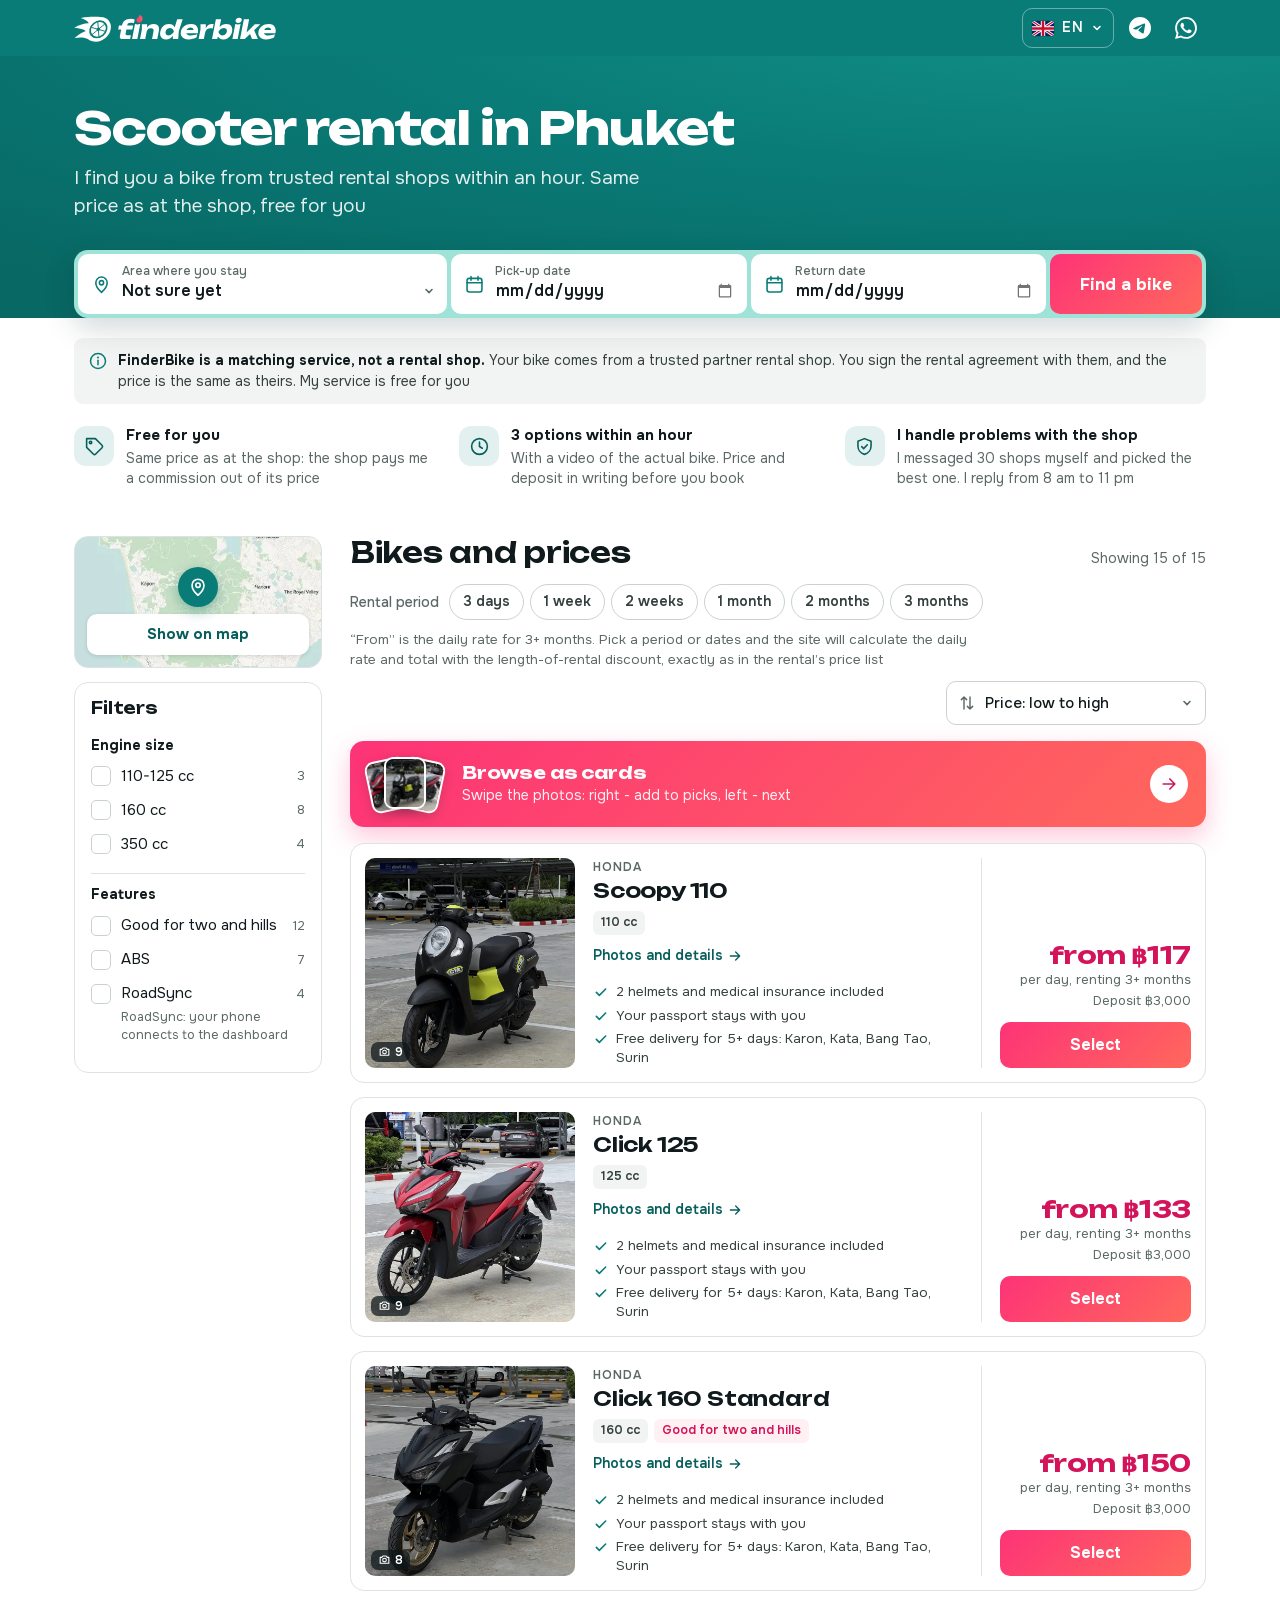
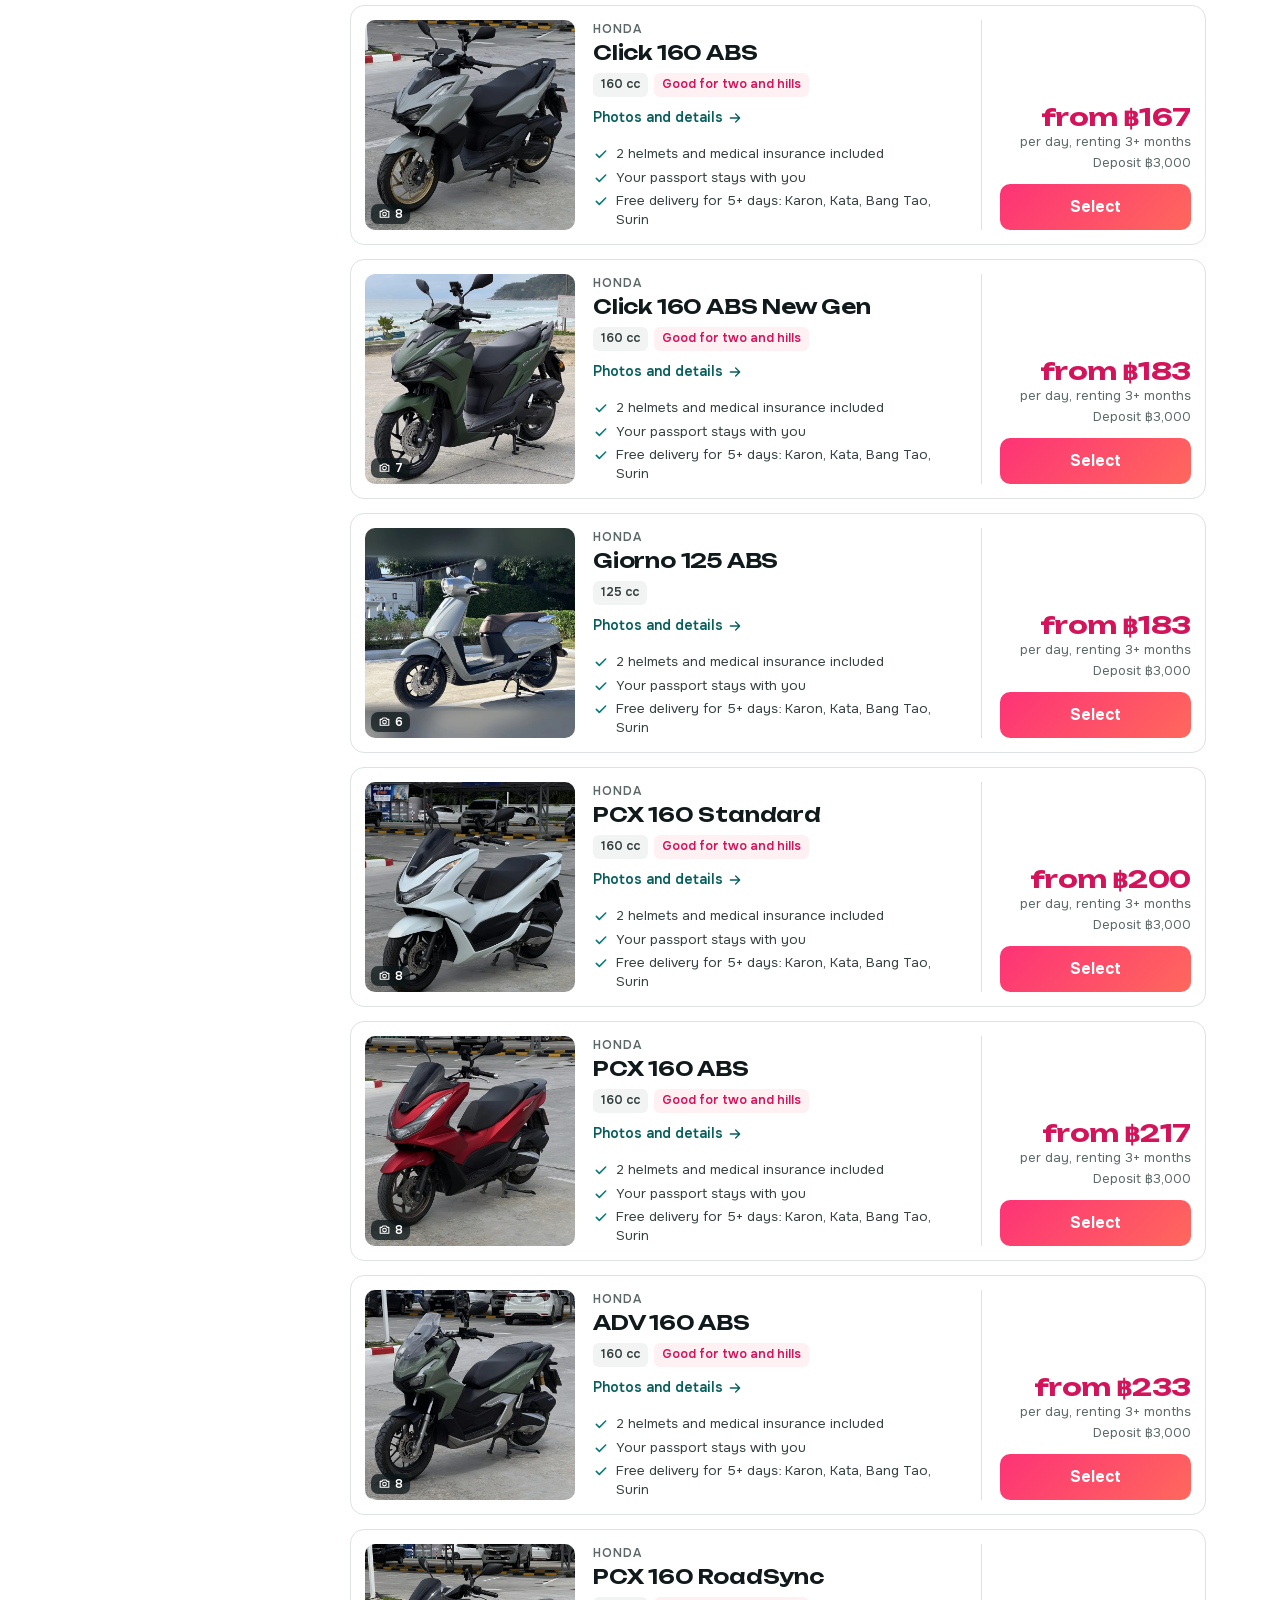
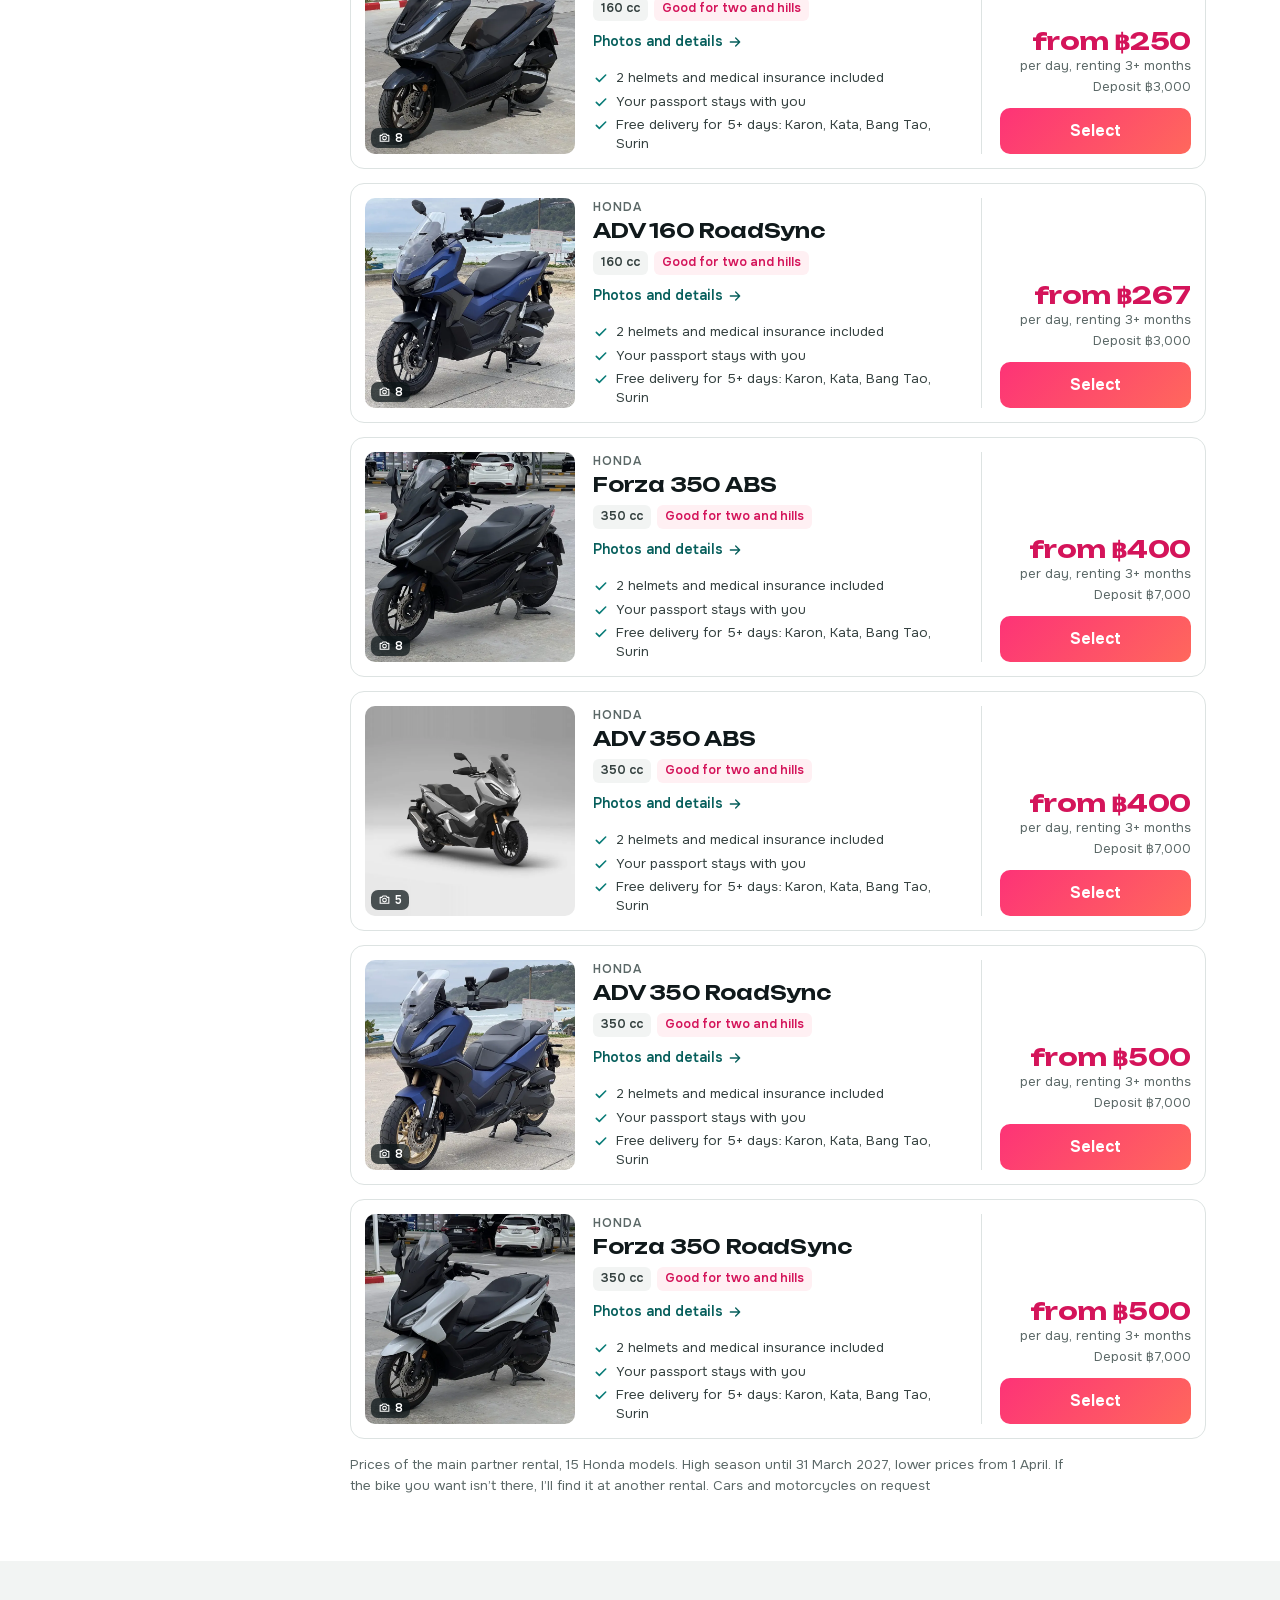
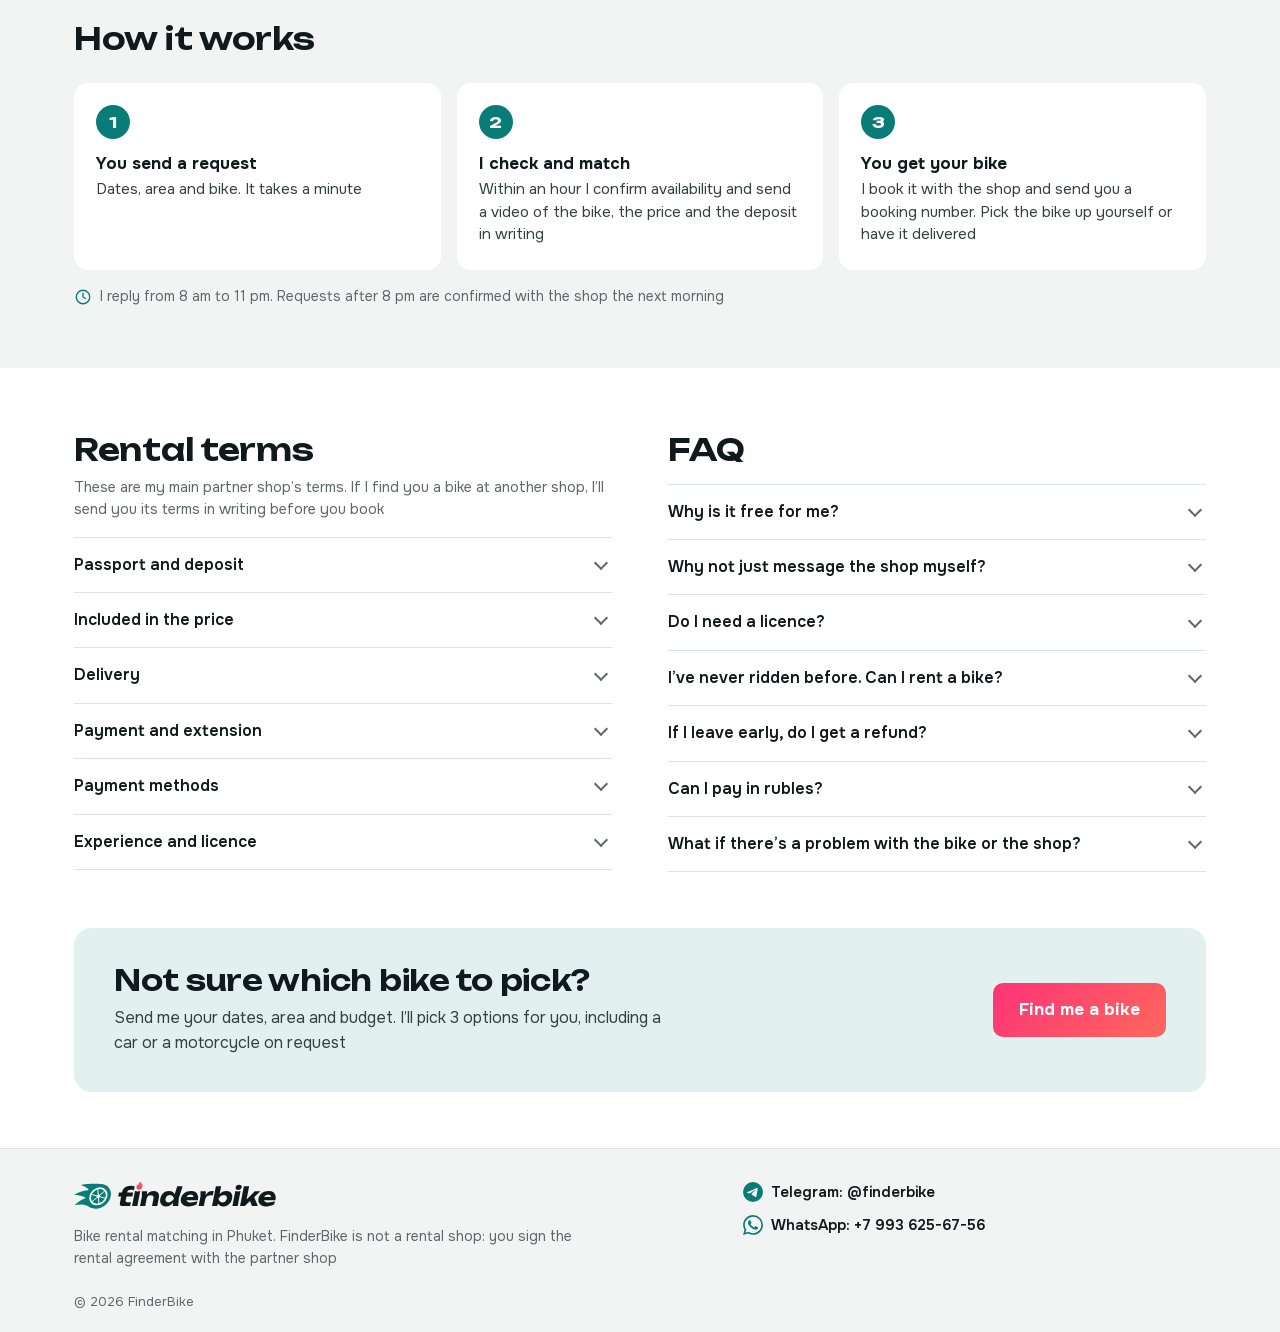
<file: index.html>
<!doctype html>
<html lang="ru">
<head>
<meta charset="utf-8">
<meta name="viewport" content="width=device-width, initial-scale=1, viewport-fit=cover">
<title>FinderBike - аренда байков на Пхукете</title>
<meta name="description" content="Подберу байк на Пхукете у проверенных прокатов: 3 варианта за час, видео байка до брони, цена как в прокате. Для вас бесплатно">
<meta name="theme-color" content="#0a7c78">
<link rel="icon" href="favicon.svg?v=3" type="image/svg+xml">
<link rel="canonical" href="https://finderbike.github.io/">
<link rel="alternate" hreflang="ru" href="https://finderbike.github.io/?lang=ru">
<link rel="alternate" hreflang="en" href="https://finderbike.github.io/?lang=en">
<link rel="alternate" hreflang="de" href="https://finderbike.github.io/?lang=de">
<link rel="alternate" hreflang="fr" href="https://finderbike.github.io/?lang=fr">
<link rel="alternate" hreflang="zh" href="https://finderbike.github.io/?lang=zh">
<link rel="alternate" hreflang="x-default" href="https://finderbike.github.io/">
<meta property="og:type" content="website">
<meta property="og:site_name" content="FinderBike">
<meta property="og:title" content="FinderBike - аренда байков на Пхукете">
<meta property="og:description" content="Подберу байк у проверенных прокатов за час. Цена как в самом прокате, для вас бесплатно">
<meta property="og:image" content="https://finderbike.github.io/og.jpg?v=4">
<meta property="og:image:width" content="1200">
<meta property="og:image:height" content="630">
<meta name="twitter:card" content="summary_large_image">
<script>
(function(){var c=['ru','en','de','fr','zh'],l=null;try{l=new URLSearchParams(location.search).get('lang')}catch(e){}
if(c.indexOf(l)<0){try{l=localStorage.getItem('fb-lang')}catch(e){}}
if(c.indexOf(l)<0){l='en';var n=navigator.languages||[navigator.language||'en'];for(var i=0;i<n.length;i++){var x=String(n[i]).toLowerCase().slice(0,2);if(['ru','uk','be','kk'].indexOf(x)>-1){l='ru';break}if(c.indexOf(x)>-1){l=x;break}}}
var d=document.documentElement;d.className+=' js';d.setAttribute('data-lang',l);if(l!=='ru'){d.className+=' i18n-wait';setTimeout(function(){d.className=d.className.replace(' i18n-wait','')},1500)}})();
</script>
<link rel="preload" href="assets/fonts/unbounded-cyrillic.woff2" as="font" type="font/woff2" crossorigin>
<link rel="preload" href="assets/fonts/onest-cyrillic.woff2" as="font" type="font/woff2" crossorigin>
<link rel="stylesheet" href="assets/fonts.css">
<link rel="stylesheet" href="assets/style.css?v=9">
<script defer src="assets/i18n.js?v=9"></script>
<script defer src="assets/price.js?v=9"></script>
<script defer src="assets/app.js?v=9"></script>
</head>
<body>
<!--
THESIS: витрина-выдача как у сервиса бронирования: один поиск, одна лента байков с ценами, одна заявка. Отвергаем вид лендинга с россыпью блоков
OWN-WORLD: бирюзовая полоса Андаманского моря сверху, светлая рамка поиска цвета морской пены (жёлтый не используем: цвет наклеек партнёра), белые карточки с фото байков с парковки, Unbounded для цен, Onest для текста
STORY: видит, что это подбор, а не прокат, и что бесплатно. Ставит даты, видит цены на свой срок, листает фото байка, жмёт «Выбрать», отправляет заявку в мессенджер
FIRST VIEWPORT: H1, подзаголовок, строка поиска в рамке, честная строка. На десктопе ниже уже видны первые карточки выдачи
FORM: одна страница, 5 языков переключателем справа сверху, галерея и заявка открываются окнами поверх выдачи
-->
<a class="skip" href="#results" data-i18n="a11y.skip">Перейти к списку байков</a>

<header class="hdr" id="top">
  <div class="wrap hdr__in">
    <a class="logo" href="./" aria-label="FinderBike">
      <svg class="logo__svg" aria-hidden="true"><use href="#i-logo"/></svg>
    </a>
    <div class="hdr__right">
      <div class="lang" id="lang">
        <button type="button" class="lang__btn" id="langBtn" aria-haspopup="true" aria-expanded="false" aria-controls="langMenu" data-i18n-attr="aria-label:hdr.lang" aria-label="Выбор языка">
          <span class="flag" id="langFlag"></span><span class="lang__code" id="langCode">RU</span>
          <svg class="lang__caret" viewBox="0 0 12 12" aria-hidden="true"><path d="M3 4.5 6 7.5 9 4.5" fill="none" stroke="currentColor" stroke-width="1.6" stroke-linecap="round" stroke-linejoin="round"/></svg>
        </button>
        <ul class="lang__menu" id="langMenu" hidden></ul>
      </div>
      <a class="hdr__ic" id="hdrTg" href="https://t.me/finderbike" target="_blank" rel="noopener" data-i18n-attr="aria-label:hdr.tg" aria-label="Написать в Telegram"><svg aria-hidden="true"><use href="#i-tg"/></svg></a>
      <a class="hdr__ic" id="hdrWa" href="https://wa.me/79936256756" target="_blank" rel="noopener" data-i18n-attr="aria-label:hdr.wa" aria-label="Написать в WhatsApp"><svg aria-hidden="true"><use href="#i-wa"/></svg></a>
    </div>
  </div>
</header>

<main>
  <section class="hero">
    <div class="wrap">
      <h1 class="hero__h1" data-i18n="hero.h1">Аренда байков на Пхукете</h1>
      <p class="hero__sub" data-i18n="hero.sub">Подберу байк у проверенных прокатов за час. Цена как в самом прокате, для вас бесплатно</p>
      <form class="search" id="search" novalidate>
        <label class="search__f search__f--area">
          <svg class="search__ic" aria-hidden="true"><use href="#i-pin"/></svg>
          <span class="search__l" data-i18n="s.area">Район, где вы живёте</span>
          <select id="sArea"></select>
        </label>
        <label class="search__f">
          <svg class="search__ic" aria-hidden="true"><use href="#i-cal"/></svg>
          <span class="search__l" data-i18n="s.from">Дата получения</span>
          <input type="date" id="sFrom">
        </label>
        <label class="search__f">
          <svg class="search__ic" aria-hidden="true"><use href="#i-cal"/></svg>
          <span class="search__l" data-i18n="s.to">Дата возврата</span>
          <input type="date" id="sTo">
        </label>
        <button class="btn btn--accent search__btn" type="submit" data-i18n="s.btn">Найти байк</button>
      </form>
    </div>
  </section>

  <div class="wrap under">
    <p class="honest">
      <svg aria-hidden="true"><use href="#i-info"/></svg>
      <span><b data-i18n="honest.lead">FinderBike - сервис подбора, а не прокат.</b> <span data-i18n="honest">Байк выдаёт проверенный прокат-партнёр, договор аренды заключается с ним, цена такая же, как у него. Для вас услуга бесплатна</span></span>
    </p>
    <ul class="trust">
      <li><span class="trust__ic"><svg aria-hidden="true"><use href="#i-gift"/></svg></span><div><b data-i18n="trust.1t">Бесплатно для вас</b><p data-i18n="trust.1p">Цена как в самом прокате: прокат платит мне процент со своей цены</p></div></li>
      <li><span class="trust__ic"><svg aria-hidden="true"><use href="#i-clock"/></svg></span><div><b data-i18n="trust.2t">3 варианта за час</b><p data-i18n="trust.2p">С видео конкретного байка. Цена и залог письменно, до брони</p></div></li>
      <li><span class="trust__ic"><svg aria-hidden="true"><use href="#i-shield"/></svg></span><div><b data-i18n="trust.3t">Проблему с прокатом решаю я</b><p data-i18n="trust.3p">Сам написал в 30 прокатов и выбрал лучший. Отвечаю с 8:00 до 23:00</p></div></li>
    </ul>
  </div>

  <section class="wrap results" id="results" aria-labelledby="resT">
    <aside class="side" aria-labelledby="sideT">
      <button type="button" class="mapbtn" data-map>
        <span class="mapbtn__pin"><svg aria-hidden="true"><use href="#i-pin"/></svg></span>
        <span class="mapbtn__t" data-i18n="map.open">Показать на карте</span>
      </button>
      <div class="side__box">
        <h2 class="side__t" id="sideT" data-i18n="flt.t">Фильтры</h2>
        <div class="flt" id="fltSide"></div>
      </div>
    </aside>
    <div class="list">
      <div class="list__head">
        <h2 class="list__t" id="resT" data-i18n="res.t">Байки и цены</h2>
        <p class="list__count" id="count" aria-live="polite"></p>
      </div>
      <div class="ctrl">
      <div class="bar" id="bar">
        <div class="bar__period" id="barPeriod">
          <span class="bar__l" id="perL" data-i18n="dur.l">Срок аренды</span>
          <div class="seg seg--dur" id="period" role="radiogroup" aria-labelledby="perL"></div>
          <p class="bar__note" id="barNote"></p>
        </div>
        <div class="bar__dates" id="barDates" hidden>
          <svg aria-hidden="true"><use href="#i-cal"/></svg>
          <div>
            <p><b id="barDatesTxt"></b> <span id="barTier"></span> <button type="button" class="link" id="barChange" data-i18n="res.change">Изменить</button></p>
            <p class="bar__exact" data-i18n="res.exact">Сумма посчитана по прайсу проката-партнёра. Наличие на ваши даты подтвержу в течение часа</p>
            <p class="bar__exact bar__low" id="barLow" data-i18n="res.low" hidden>С 1 апреля действуют цены низкого сезона, они уже учтены в сумме</p>
          </div>
        </div>
      </div>
      <div class="tools">
        <label class="sort">
          <svg aria-hidden="true"><use href="#i-sort"/></svg>
          <span class="sr-only" data-i18n="sort.l">Сортировка</span>
          <select id="sort"></select>
        </label>
        <button type="button" class="btn btn--line tools__map" data-map>
          <svg aria-hidden="true"><use href="#i-pin"/></svg><span data-i18n="map.open">Показать на карте</span>
        </button>
        <button type="button" class="btn btn--line tools__flt" id="fltBtn">
          <svg aria-hidden="true"><use href="#i-filter"/></svg><span data-i18n="flt.t">Фильтры</span><span class="badge" id="fltBadge" hidden></span>
        </button>
      </div>
      </div>
      <button type="button" class="swbtn" id="swOpen">
        <span class="swbtn__fan" aria-hidden="true"><img src="img/pcx-160cc-abs.webp" width="800" height="800" alt="" loading="lazy"><img src="img/click-125cc-standard.webp" width="800" height="800" alt="" loading="lazy"><img src="img/scoopy-110cc-standard.webp" width="800" height="800" alt="" loading="lazy"></span>
        <span class="swbtn__txt"><b data-i18n="swd.btn">Смотреть карточками</b><span data-i18n="swd.btnP">Листайте фото: вправо - в подборку, влево - дальше</span></span>
        <svg class="swbtn__go" aria-hidden="true"><use href="#i-arrow"/></svg>
      </button>
      <ul class="cards" id="cards"></ul>
      <div class="empty" id="empty" hidden>
        <p data-i18n="flt.empty">Под эти фильтры ничего не подошло</p>
        <button type="button" class="btn btn--line" data-reset data-i18n="flt.reset">Сбросить фильтры</button>
      </div>
      <p class="list__caption" data-i18n="res.caption">Цены основного проката-партнёра, 15 моделей Honda. Высокий сезон до 31 марта 2027, с 1 апреля цены ниже. Нет нужного байка у него - найду у других. Машины и мотоциклы - по запросу</p>
    </div>
  </section>

  <section class="how" id="how" aria-labelledby="howT">
    <div class="wrap">
      <h2 class="sec__t" id="howT" data-i18n="how.t">Как это работает</h2>
      <ol class="how__steps">
        <li><span class="how__n">1</span><b data-i18n="how.1t">Вы оставляете заявку</b><p data-i18n="how.1p">Даты, район и байк. Занимает минуту</p></li>
        <li><span class="how__n">2</span><b data-i18n="how.2t">Я проверяю и подбираю</b><p data-i18n="how.2p">В течение часа подтверждаю наличие, присылаю видео байка, цену и залог письменно</p></li>
        <li><span class="how__n">3</span><b data-i18n="how.3t">Вы забираете байк</b><p data-i18n="how.3p">Бронирую у проката и присылаю номер брони. Байк забираете сами или его привозят</p></li>
      </ol>
      <p class="how__note"><svg aria-hidden="true"><use href="#i-clock"/></svg><span data-i18n="how.note">Отвечаю с 8:00 до 23:00. Заявку после 20:00 подтверждаю у проката утром</span></p>
    </div>
  </section>

  <section class="wrap info">
    <div class="info__col" id="terms">
      <h2 class="sec__t" data-i18n="terms.t">Условия аренды</h2>
      <p class="info__sub" data-i18n="terms.sub">Так у основного проката-партнёра. Если подберу байк у другого проката, его условия пришлю письменно до брони</p>
      <div class="acc">
        <details><summary data-i18n="terms.1t">Паспорт и залог</summary><p data-i18n="terms.1p">Паспорт остаётся у вас, прокат делает копию. Залог только деньгами: 3 000 ฿ за байк до 160 cc, 7 000 ฿ за 350 cc. Можно долларами, евро, USDT или рублями наличными</p></details>
        <details><summary data-i18n="terms.2t">Что входит в цену</summary><p data-i18n="terms.2p">Два шлема и медицинская страховка до 50 000 ฿ при ДТП. Сам байк не застрахован: повреждения и угон оплачивает арендатор</p></details>
        <details><summary data-i18n="terms.3t">Доставка</summary><p data-i18n="terms.3p">При аренде от 5 дней бесплатно в одну сторону в Карон, Кату, Бангтао и Сурин. В другие районы платно, цена зависит от расстояния</p></details>
        <details><summary data-i18n="terms.4t">Оплата и продление</summary><p data-i18n="terms.4p">Оплата сразу за весь срок, при досрочном возврате деньги не возвращают. Продлить можно удалённо, ставка при этом не растёт</p></details>
        <details><summary data-i18n="terms.5t">Способы оплаты</summary><p data-i18n="terms.5p">Наличные баты, перевод на счёт проката, рубли по СБП, USDT. Картой можно, но с наценкой 7%</p></details>
        <details><summary data-i18n="terms.6t">Опыт и права</summary><p data-i18n="terms.6p">Нужен опыт вождения: новичкам без опыта байк не дают. За езду без прав категории A полиция штрафует на 1 000 ฿</p></details>
      </div>
    </div>
    <div class="info__col" id="faq">
      <h2 class="sec__t" data-i18n="faq.t">Частые вопросы</h2>
      <div class="acc">
        <details><summary data-i18n="faq.1q">Почему для меня бесплатно?</summary><p data-i18n="faq.1a">Прокат платит мне комиссию из своей цены. Для вас цена такая же, как если прийти в прокат самому</p></details>
        <details><summary data-i18n="faq.2q">Зачем мне вы, если можно написать в прокат самому?</summary><p data-i18n="faq.2a">Можно. Я экономлю ваше время: сравниваю цены и условия по всему острову, присылаю видео конкретного байка и фиксирую цену и залог письменно. Цена для вас та же</p></details>
        <details><summary data-i18n="faq.3q">Нужны ли права?</summary><p data-i18n="faq.3a">Нужны права с открытой категорией на мотоцикл: международные или тайские. Без них штраф на полицейских проверках, и страховка может не покрыть ДТП</p></details>
        <details><summary data-i18n="faq.4q">Я раньше не ездил, можно взять байк?</summary><p data-i18n="faq.4a">Честно: новичкам без опыта прокаты байк не дают, и правильно делают. На Пхукете левостороннее движение, крутые серпантины между Патонгом, Кароном и Катой, в дождь асфальт скользкий. Лучше начать с нескольких занятий с инструктором</p></details>
        <details><summary data-i18n="faq.5q">Если уеду раньше, вернут деньги?</summary><p data-i18n="faq.5a">У основного проката нет: оплата за весь срок договора, за неиспользованные дни деньги не возвращают. Не уверены в сроке - берите месяц и продлевайте удалённо, ставка при продлении не вырастет</p></details>
        <details><summary data-i18n="faq.6q">Можно заплатить рублями?</summary><p data-i18n="faq.6a">Да, у части прокатов можно перевести рубли по СБП, не нужно искать обменник. Подберу такие варианты</p></details>
        <details><summary data-i18n="faq.7q">Что если с байком или прокатом проблема?</summary><p data-i18n="faq.7a">Пишите мне, решу с прокатом. Совет: при получении снимите байк на видео со всех сторон. Если при возврате прокат увидит царапину, у вас будет доказательство, что она была раньше</p></details>
      </div>
    </div>
  </section>

  <section class="wrap cta" aria-labelledby="ctaT">
    <div class="cta__box">
      <div>
        <h2 class="cta__t" id="ctaT" data-i18n="cta.t">Не знаете, какой байк выбрать?</h2>
        <p data-i18n="cta.p">Напишите даты, район и бюджет. Подберу 3 варианта сам, в том числе машину или мотоцикл по запросу</p>
      </div>
      <button type="button" class="btn btn--accent btn--lg" id="ctaBtn" data-i18n="cta.btn">Подобрать мне байк</button>
    </div>
  </section>
</main>

<div class="picks" id="picks" hidden>
  <div class="picks__in">
    <button type="button" class="picks__ph" id="picksView" data-i18n-attr="aria-label:picks.view" aria-label="Открыть подборку"><span class="picks__imgs" id="picksImgs"></span><span class="picks__n" id="picksN"></span></button>
    <button type="button" class="btn btn--accent picks__go" id="picksGo" data-i18n="picks.send">Отправить заявку</button>
  </div>
</div>

<footer class="ft">
  <div class="wrap ft__in">
    <div class="ft__brand">
      <span class="logo logo--ink" role="img" aria-label="FinderBike">
        <svg class="logo__svg" aria-hidden="true"><use href="#i-logo-ink"/></svg>
      </span>
      <p data-i18n="foot.p">Подбор байков в аренду на Пхукете. FinderBike не прокат: договор аренды вы заключаете с прокатом-партнёром</p>
    </div>
    <div class="ft__contacts">
      <a href="https://t.me/finderbike" target="_blank" rel="noopener"><svg aria-hidden="true"><use href="#i-tg"/></svg>Telegram: @finderbike</a>
      <a href="https://wa.me/79936256756" target="_blank" rel="noopener"><svg aria-hidden="true"><use href="#i-wa"/></svg>WhatsApp: +7&nbsp;993&nbsp;625-67-56</a>
      <p class="ft__reply" id="ftReply" data-i18n="foot.reply" hidden></p>
    </div>
  </div>
  <div class="wrap ft__copy">© 2026 FinderBike</div>
</footer>

<noscript><p class="nojs">Telegram: <a href="https://t.me/finderbike">@finderbike</a> · WhatsApp: <a href="https://wa.me/79936256756">+7 993 625-67-56</a></p></noscript>

<!-- Галерея модели -->
<dialog class="dlg gal" id="gal" aria-labelledby="galName">
  <div class="gal__in">
    <button type="button" class="dlg__x" data-close data-i18n-attr="aria-label:d.close" aria-label="Закрыть"><svg aria-hidden="true"><use href="#i-x"/></svg></button>
    <div class="gal__media">
      <div class="gal__stage">
        <div class="gal__track" id="galTrack"></div>
        <button type="button" class="gal__nav gal__nav--prev" id="galPrev" data-i18n-attr="aria-label:d.prev" aria-label="Предыдущее фото"><svg aria-hidden="true"><use href="#i-chev-l"/></svg></button>
        <button type="button" class="gal__nav gal__nav--next" id="galNext" data-i18n-attr="aria-label:d.next" aria-label="Следующее фото"><svg aria-hidden="true"><use href="#i-chev-r"/></svg></button>
        <span class="gal__count" id="galCount" aria-live="polite"></span>
      </div>
      <div class="gal__thumbs" id="galThumbs"></div>
    </div>
    <div class="gal__panel">
      <div class="gal__body">
        <span class="brand">Honda</span>
        <h2 class="gal__name" id="galName"></h2>
        <div class="tags" id="galTags"></div>
        <p class="note" id="galNote" hidden></p>
        <h3 class="gal__h" data-i18n="d.prices">Цены</h3>
        <div class="gcalc" id="galCalc"></div>
        <dl class="ptab" id="galPrices"></dl>
        <p class="gal__dep" id="galDep"></p>
        <h3 class="gal__h" data-i18n="d.incl">Что вы получаете</h3>
        <ul class="checks" id="galChecks"></ul>
        <p class="gal__season" data-i18n="d.season">Высокий сезон: 15 октября - 31 марта. С 1 апреля цены ниже</p>
      </div>
      <div class="gal__cta">
        <div class="gal__ctaPrice" id="galCtaPrice"></div>
        <button type="button" class="btn btn--accent" id="galPick" data-i18n="d.pick">Выбрать этот байк</button>
      </div>
    </div>
  </div>
</dialog>

<!-- Заявка -->
<dialog class="dlg req" id="req" aria-labelledby="reqT">
  <div class="req__in">
    <button type="button" class="dlg__x" data-close data-i18n-attr="aria-label:d.close" aria-label="Закрыть"><svg aria-hidden="true"><use href="#i-x"/></svg></button>
    <h2 class="req__t" id="reqT"></h2>
    <p class="req__sub" data-i18n="r.sub">Укажите, что знаете, и отправьте в мессенджер. Откроется чат со мной, где заявка уже набрана</p>
    <div class="req__bike" id="reqBike" hidden></div>
    <fieldset class="fld">
      <legend class="fld__l" data-i18n="f.dates">Даты аренды</legend>
      <div class="fld__two">
        <label class="inp"><span data-i18n="s.from">Дата получения</span><input type="date" id="rFrom"></label>
        <label class="inp"><span data-i18n="s.to">Дата возврата</span><input type="date" id="rTo"></label>
      </div>
    </fieldset>
    <div class="fld">
      <label class="fld__l" for="rArea" data-i18n="f.area">Район</label>
      <select class="sel" id="rArea"></select>
      <input class="txt" type="text" id="rAreaOther" autocomplete="off" data-i18n-attr="placeholder:f.areaOther,aria-label:f.areaOther" placeholder="Напишите район или отель" aria-label="Напишите район или отель" hidden>
    </div>
    <div class="fld" id="rWhatWrap">
      <span class="fld__l" id="rWhatL" data-i18n="f.what">Что нужно</span>
      <div class="pick" id="rWhat" role="radiogroup" aria-labelledby="rWhatL"></div>
      <p class="hint" id="rWhatHint" data-i18n="f.whatHint" hidden>Машины и мотоциклы подбираю по запросу: напишу, что есть на ваши даты</p>
    </div>
    <div class="fld">
      <span class="fld__l" id="rExpL" data-i18n="f.exp">Опыт вождения</span>
      <div class="pick" id="rExp" role="radiogroup" aria-labelledby="rExpL"></div>
      <p class="hint hint--warn" id="rExpHint" data-i18n="f.expHint" hidden>Честно: новичкам без опыта прокаты байк не дают. Лучше начать с нескольких занятий с инструктором</p>
    </div>
    <div class="fld">
      <label class="fld__l" for="rBudget" data-i18n="f.budget">Бюджет</label>
      <input class="txt" type="text" id="rBudget" autocomplete="off" data-i18n-attr="placeholder:f.budgetPh" placeholder="Например, до 6 000 ฿ в месяц">
    </div>
    <div class="fld">
      <label class="fld__l" for="rComment" data-i18n="f.comment">Комментарий</label>
      <textarea class="txt" id="rComment" rows="2" data-i18n-attr="placeholder:f.commentPh" placeholder="Например: ездим вдвоём, нужен багажник"></textarea>
    </div>
    <div class="req__send" id="reqSend">
      <a class="btn btn--tg" id="sendTg" href="https://t.me/finderbike" target="_blank" rel="noopener"><svg aria-hidden="true"><use href="#i-tg"/></svg><span data-i18n="f.sendTg">Отправить в Telegram</span></a>
      <a class="btn btn--wa" id="sendWa" href="https://wa.me/79936256756" target="_blank" rel="noopener"><svg aria-hidden="true"><use href="#i-wa"/></svg><span data-i18n="f.sendWa">Отправить в WhatsApp</span></a>
    </div>
    <p class="req__privacy" data-i18n="f.privacy">Сайт ничего не сохраняет: заявка уходит только в ваш чат со мной. Договор аренды вы заключаете с прокатом-партнёром</p>
  </div>
</dialog>

<!-- Фильтры на телефоне -->
<dialog class="dlg sheet" id="fsheet" aria-labelledby="fsheetT">
  <div class="sheet__in">
    <div class="sheet__head">
      <h2 class="sheet__t" id="fsheetT" data-i18n="flt.t">Фильтры</h2>
      <button type="button" class="dlg__x dlg__x--flat" data-close data-i18n-attr="aria-label:d.close" aria-label="Закрыть"><svg aria-hidden="true"><use href="#i-x"/></svg></button>
    </div>
    <div class="sheet__body flt" id="fltSheet"></div>
    <div class="sheet__foot"><button type="button" class="btn btn--accent btn--block" id="fltShow" data-close></button></div>
  </div>
</dialog>

<!-- Байки карточками -->
<dialog class="dlg swd" id="swd" aria-labelledby="swdT">
  <div class="swd__in">
    <header class="swd__hdr">
      <h2 id="swdT" data-i18n="swd.t">Байки карточками</h2>
      <button type="button" class="dlg__x dlg__x--flat" data-close data-i18n-attr="aria-label:d.close" aria-label="Закрыть"><svg aria-hidden="true"><use href="#i-x"/></svg></button>
    </header>
    <section class="deck" id="deck">
      <div class="deck__stack" id="deckStack" tabindex="0" aria-describedby="deckHint"></div>
      <div class="deck__end" id="deckEnd" hidden>
        <span class="deck__endIc"><svg aria-hidden="true"><use href="#i-heart"/></svg></span>
        <p class="deck__endT" id="deckEndT"></p>
        <div class="deck__endBtns">
          <button type="button" class="btn btn--accent" id="deckSend"></button>
          <button type="button" class="btn btn--line" id="deckAgain" data-i18n="sw.again">Смотреть заново</button>
          <button type="button" class="btn btn--line" data-close data-i18n="swd.toList">Вернуться к списку</button>
        </div>
      </div>
      <div class="deck__acts" id="deckActs">
        <button type="button" class="sw sw--nope" id="swNope" data-i18n-attr="aria-label:sw.nope" aria-label="Не моё, дальше"><svg aria-hidden="true"><use href="#i-x"/></svg></button>
        <button type="button" class="sw sw--info" id="swInfo" data-i18n-attr="aria-label:sw.info" aria-label="Фото и детали"><svg aria-hidden="true"><use href="#i-info"/></svg></button>
        <button type="button" class="sw sw--like" id="swLike" data-i18n-attr="aria-label:sw.like" aria-label="Хочу этот, в подборку"><svg aria-hidden="true"><use href="#i-heart"/></svg></button>
      </div>
      <p class="deck__hint" id="deckHint" data-i18n="sw.hint">Вправо - в подборку, влево - дальше. Подборку отправите одной заявкой</p>
    </section>
    <div class="swd__foot" id="swdFoot" hidden>
      <span class="swd__n" id="swdN"></span>
      <button type="button" class="btn btn--accent swd__send" id="swdSend" data-i18n="picks.send">Отправить заявку</button>
    </div>
  </div>
</dialog>

<!-- Карта прокатов -->
<dialog class="dlg mapd" id="mapd" aria-labelledby="mapT">
  <div class="mapd__in">
    <header class="mapd__hdr">
      <div class="mapd__ttl">
        <h2 id="mapT" data-i18n="map.t">Прокаты на карте</h2>
        <p class="mapd__leg"><span class="leg leg--ok"></span><span data-i18n="map.legOk">Партнёр, цены на сайте</span><span class="leg leg--soon"></span><span data-i18n="map.legSoon">На проверке</span></p>
      </div>
      <button type="button" class="dlg__x dlg__x--flat" data-close data-i18n-attr="aria-label:d.close" aria-label="Закрыть"><svg aria-hidden="true"><use href="#i-x"/></svg></button>
    </header>
    <div class="mapd__body">
      <div class="mapd__map" id="mapBox"></div>
      <p class="mapd__state" id="mapState" data-i18n="map.load">Загружаю карту…</p>
      <p class="mapd__hint" id="mapHint" data-i18n="map.hint">Нажмите на метку, чтобы увидеть байки и цены</p>
      <aside class="mapd__panel" id="mapPanel" hidden></aside>
    </div>
  </div>
</dialog>

<svg width="0" height="0" style="position:absolute" aria-hidden="true">
  <symbol id="i-tg" viewBox="0 0 24 24"><path fill="currentColor" d="M11.944 0A12 12 0 0 0 0 12a12 12 0 0 0 12 12 12 12 0 0 0 12-12A12 12 0 0 0 12 0a12 12 0 0 0-.056 0zm4.962 7.224c.1-.002.321.023.465.14a.506.506 0 0 1 .171.325c.016.093.036.306.02.472-.18 1.898-.962 6.502-1.36 8.627-.168.9-.499 1.201-.82 1.23-.696.065-1.225-.46-1.9-.902-1.056-.693-1.653-1.124-2.678-1.8-1.185-.78-.417-1.21.258-1.91.177-.184 3.247-2.977 3.307-3.23.007-.032.014-.15-.056-.212s-.174-.041-.249-.024c-.106.024-1.793 1.14-5.061 3.345-.48.33-.913.49-1.302.48-.428-.008-1.252-.241-1.865-.44-.752-.245-1.349-.374-1.297-.789.027-.216.325-.437.893-.663 3.498-1.524 5.83-2.529 6.998-3.014 3.332-1.386 4.025-1.627 4.476-1.635z"/></symbol>
  <symbol id="i-wa" viewBox="0 0 24 24"><path fill="currentColor" d="M17.472 14.382c-.297-.149-1.758-.867-2.03-.967-.273-.099-.471-.148-.67.15-.197.297-.767.966-.94 1.164-.173.199-.347.223-.644.075-.297-.15-1.255-.463-2.39-1.475-.883-.788-1.48-1.761-1.653-2.059-.173-.297-.018-.458.13-.606.134-.133.298-.347.446-.52.149-.174.198-.298.298-.497.099-.198.05-.371-.025-.52-.075-.149-.669-1.612-.916-2.207-.242-.579-.487-.5-.669-.51-.173-.008-.371-.01-.57-.01-.198 0-.52.074-.792.372-.272.297-1.04 1.016-1.04 2.479 0 1.462 1.065 2.875 1.213 3.074.149.198 2.096 3.2 5.077 4.487.709.306 1.262.489 1.694.625.712.227 1.36.195 1.871.118.571-.085 1.758-.719 2.006-1.413.248-.694.248-1.289.173-1.413-.074-.124-.272-.198-.57-.347m-5.421 7.403h-.004a9.87 9.87 0 0 1-5.031-1.378l-.361-.214-3.741.982.998-3.648-.235-.374a9.86 9.86 0 0 1-1.51-5.26c.001-5.45 4.436-9.884 9.888-9.884 2.64 0 5.122 1.03 6.988 2.898a9.825 9.825 0 0 1 2.893 6.994c-.003 5.45-4.437 9.884-9.885 9.884m8.413-18.297A11.815 11.815 0 0 0 12.05 0C5.495 0 .16 5.335.157 11.892c0 2.096.547 4.142 1.588 5.945L.057 24l6.305-1.654a11.882 11.882 0 0 0 5.683 1.448h.005c6.554 0 11.89-5.335 11.893-11.893a11.821 11.821 0 0 0-3.48-8.413z"/></symbol>
  <symbol id="i-pin" viewBox="0 0 24 24"><path fill="none" stroke="currentColor" stroke-width="1.8" stroke-linecap="round" stroke-linejoin="round" d="M12 21s-6.5-5.6-6.5-11a6.5 6.5 0 0 1 13 0C18.5 15.4 12 21 12 21z"/><circle cx="12" cy="10" r="2.4" fill="none" stroke="currentColor" stroke-width="1.8"/></symbol>
  <symbol id="i-cal" viewBox="0 0 24 24"><g fill="none" stroke="currentColor" stroke-width="1.8" stroke-linecap="round"><rect x="3.5" y="5" width="17" height="15.5" rx="2.5"/><path d="M3.5 10h17M8 3v4M16 3v4"/></g></symbol>
  <symbol id="i-info" viewBox="0 0 24 24"><g fill="none" stroke="currentColor" stroke-width="1.8" stroke-linecap="round"><circle cx="12" cy="12" r="9"/><path d="M12 11v5.5"/></g><circle cx="12" cy="7.8" r="1.2" fill="currentColor"/></symbol>
  <symbol id="i-gift" viewBox="0 0 24 24"><g fill="none" stroke="currentColor" stroke-width="1.8" stroke-linecap="round" stroke-linejoin="round"><path d="M20.6 13.4 13.4 20.6a2 2 0 0 1-2.8 0L3 13V3h10l7.6 7.6a2 2 0 0 1 0 2.8z"/><circle cx="7.5" cy="7.5" r="1.4"/></g></symbol>
  <symbol id="i-clock" viewBox="0 0 24 24"><g fill="none" stroke="currentColor" stroke-width="1.8" stroke-linecap="round"><circle cx="12" cy="12" r="9"/><path d="M12 7v5l3.2 2"/></g></symbol>
  <symbol id="i-shield" viewBox="0 0 24 24"><g fill="none" stroke="currentColor" stroke-width="1.8" stroke-linecap="round" stroke-linejoin="round"><path d="M12 3 4.5 6v5.5c0 4.6 3.2 8.4 7.5 9.5 4.3-1.1 7.5-4.9 7.5-9.5V6L12 3z"/><path d="m8.8 12.2 2.2 2.2 4.2-4.4"/></g></symbol>
  <symbol id="i-check" viewBox="0 0 24 24"><path fill="none" stroke="currentColor" stroke-width="2.4" stroke-linecap="round" stroke-linejoin="round" d="m5 12.5 4.5 4.5L19 7.5"/></symbol>
  <symbol id="i-cam" viewBox="0 0 24 24"><g fill="none" stroke="currentColor" stroke-width="2" stroke-linejoin="round"><path d="M4 8h3l2-2.5h6L17 8h3v11H4z"/><circle cx="12" cy="13" r="3.4"/></g></symbol>
  <symbol id="i-x" viewBox="0 0 24 24"><path fill="none" stroke="currentColor" stroke-width="2.2" stroke-linecap="round" d="M6 6l12 12M18 6 6 18"/></symbol>
  <symbol id="i-chev-l" viewBox="0 0 24 24"><path fill="none" stroke="currentColor" stroke-width="2.4" stroke-linecap="round" stroke-linejoin="round" d="M14.5 5.5 8 12l6.5 6.5"/></symbol>
  <symbol id="i-chev-r" viewBox="0 0 24 24"><path fill="none" stroke="currentColor" stroke-width="2.4" stroke-linecap="round" stroke-linejoin="round" d="M9.5 5.5 16 12l-6.5 6.5"/></symbol>
  <symbol id="i-filter" viewBox="0 0 24 24"><path fill="none" stroke="currentColor" stroke-width="1.9" stroke-linecap="round" d="M4 7h10M18 7h2M4 17h4M12 17h8"/><circle cx="16" cy="7" r="2.2" fill="none" stroke="currentColor" stroke-width="1.9"/><circle cx="10" cy="17" r="2.2" fill="none" stroke="currentColor" stroke-width="1.9"/></symbol>
  <symbol id="i-sort" viewBox="0 0 24 24"><path fill="none" stroke="currentColor" stroke-width="1.9" stroke-linecap="round" stroke-linejoin="round" d="M8 4v16M4.5 7.5 8 4l3.5 3.5M16 20V4M12.5 16.5 16 20l3.5-3.5"/></symbol>
  <!-- Логотип вариант 5 «Скорость»: наклон, знак колесо с пламенем, первая буква между f и t, огонёк над i (исходники site/logo-src/build_v5.py) -->
  <linearGradient id="lgDot" x1="0" y1="1" x2="1" y2="0"><stop offset="0" stop-color="#fd3377"/><stop offset="1" stop-color="#ff685c"/></linearGradient><symbol id="i-logo" viewBox="73 -973 7869 1090"><g transform="skewX(-11)"><g transform="translate(0 -875.0) scale(10.000)"><path d="M95 98A48 48 0 0 0 95 2C76 2 56 -1 18 6C38 13 48 19 53 26C34 26 17 32 0 44C21 46 39 50 47 56C33 62 21 70 9 84C32 80 51 82 61 88C71 95 83 98 95 98Z" fill="#fff"/><circle cx="95" cy="50" r="31.68" fill="none" stroke="#0a7c78" stroke-width="6.65"/><circle cx="95" cy="50" r="7.00" fill="#0a7c78"/><line x1="95" y1="50" x2="122.38" y2="57.34" stroke="#0a7c78" stroke-width="3.50" stroke-linecap="round"/><line x1="95" y1="50" x2="102.34" y2="77.38" stroke="#0a7c78" stroke-width="3.50" stroke-linecap="round"/><line x1="95" y1="50" x2="74.95" y2="70.05" stroke="#0a7c78" stroke-width="3.50" stroke-linecap="round"/><line x1="95" y1="50" x2="67.62" y2="42.66" stroke="#0a7c78" stroke-width="3.50" stroke-linecap="round"/><line x1="95" y1="50" x2="87.66" y2="22.62" stroke="#0a7c78" stroke-width="3.50" stroke-linecap="round"/><line x1="95" y1="50" x2="115.05" y2="29.95" stroke="#0a7c78" stroke-width="3.50" stroke-linecap="round"/></g><g fill="#fff"><path transform="translate(1700.0 0) scale(1 -1)" d="M461.8 634.4Q394.8 634.4 368.6 610.6Q342.4 586.8 342.4 535.4L342.4 205Q342.4 150 397 150L560 150L560 0L258 0Q138 0 138 120L138 524.6Q138 608.4 171.8 666.7Q205.6 725 272.4 755.7Q339.2 786.4 437.2 786.4Q480.8 786.4 515.6 780.3Q550.4 774.2 589 763.2L589 613.2Q558.8 623.6 527.5 629Q496.2 634.4 461.8 634.4ZM21.8 373L21.8 524L575 524L575 373Z"/><path transform="translate(2280.0 0) scale(1 -1)" d="M56 580 159 560 261 580V0H56Z"/><path transform="translate(2577.0 0) scale(1 -1)" d="M29 571H234L271 343V0H67V374ZM481 588Q563 588 621.0 555.0Q679 522 709.5 462.0Q740 402 740 320V0H536V290Q536 354 503.5 388.0Q471 422 410 422Q368 422 336.5 404.0Q305 386 288.0 353.0Q271 320 271 275L208 308Q220 399 259.0 461.5Q298 524 355.0 556.0Q412 588 481 588Z"/><path transform="translate(3346.0 0) scale(1 -1)" d="M576 0 549 214 584 284 550 372 598 770H810L751 301L787 0ZM620 285Q606 195 564.5 127.0Q523 59 459.5 21.5Q396 -16 315 -16Q231 -16 167.5 21.5Q104 59 68.0 127.5Q32 196 32 285Q32 376 68.0 444.0Q104 512 167.5 550.0Q231 588 315 588Q396 588 459.5 550.5Q523 513 565.0 445.5Q607 378 620 285ZM239 285Q239 243 256.5 210.0Q274 177 305.0 158.5Q336 140 376 140Q418 140 455.0 158.5Q492 177 520.0 210.0Q548 243 562 285Q548 328 520.0 361.0Q492 394 455.0 413.0Q418 432 376 432Q336 432 305.0 413.0Q274 394 256.5 361.0Q239 328 239 285Z"/><path transform="translate(4150.0 0) scale(1 -1)" d="M391 -16Q287 -16 205.5 22.0Q124 60 77.0 128.5Q30 197 30 288Q30 377 75.0 444.5Q120 512 198.5 550.0Q277 588 376 588Q479 588 551.5 543.5Q624 499 663.5 418.0Q703 337 703 227H195V350H588L521 307Q517 351 499.0 381.5Q481 412 451.5 428.0Q422 444 381 444Q336 444 304.0 426.0Q272 408 254.0 376.5Q236 345 236 303Q236 249 260.5 211.5Q285 174 332.5 154.0Q380 134 449 134Q512 134 574.5 150.5Q637 167 688 197V67Q629 27 553.5 5.5Q478 -16 391 -16Z"/><path transform="translate(4861.0 0) scale(1 -1)" d="M29 571H237L271 367V0H67V379ZM539 580V406Q509 412 482.5 414.5Q456 417 434 417Q390 417 353.0 399.5Q316 382 293.5 342.0Q271 302 271 235L232 283Q240 345 256.0 399.5Q272 454 299.5 496.5Q327 539 368.0 563.5Q409 588 468 588Q485 588 503.0 586.0Q521 584 539 580Z"/><path transform="translate(5394.0 0) scale(1 -1)" d="M56 770H261V405L234 353V209L261 159V0H56ZM195 285Q209 378 250.0 445.5Q291 513 355.5 550.5Q420 588 500 588Q584 588 647.5 550.0Q711 512 746.5 444.0Q782 376 782 285Q782 196 746.5 127.5Q711 59 647.5 21.5Q584 -16 500 -16Q419 -16 355.0 21.5Q291 59 250.0 127.0Q209 195 195 285ZM576 285Q576 328 558.5 361.0Q541 394 510.0 413.0Q479 432 438 432Q397 432 360.0 413.0Q323 394 295.0 361.0Q267 328 252 285Q267 243 295.0 210.0Q323 177 360.0 158.5Q397 140 438 140Q479 140 510.0 158.5Q541 177 558.5 210.0Q576 243 576 285Z"/><path transform="translate(6188.0 0) scale(1 -1)" d="M56 580 159 560 261 580V0H56ZM158 627Q105 627 72.0 653.5Q39 680 39 726Q39 771 72.0 798.0Q105 825 158 825Q213 825 245.5 798.0Q278 771 278 726Q278 680 245.5 653.5Q213 627 158 627Z"/><path transform="translate(6485.0 0) scale(1 -1)" d="M261 163 205 182 521 571H736L239 0H56V770H261ZM358 279 512 387 751 0H521Z"/><path transform="translate(7172.0 0) scale(1 -1)" d="M391 -16Q287 -16 205.5 22.0Q124 60 77.0 128.5Q30 197 30 288Q30 377 75.0 444.5Q120 512 198.5 550.0Q277 588 376 588Q479 588 551.5 543.5Q624 499 663.5 418.0Q703 337 703 227H195V350H588L521 307Q517 351 499.0 381.5Q481 412 451.5 428.0Q422 444 381 444Q336 444 304.0 426.0Q272 408 254.0 376.5Q236 345 236 303Q236 249 260.5 211.5Q285 174 332.5 154.0Q380 134 449 134Q512 134 574.5 150.5Q637 167 688 197V67Q629 27 553.5 5.5Q478 -16 391 -16Z"/></g><path transform="translate(2334.8 -975.0) scale(2.8750)" d="M50 120C27.9 120 10 102.1 10 80C10 66 13 56 19 45C20 52 24 57 30 59C28 43 35 24 49 5C51 21 58 31 65 40C67 34 69 28 69 20C81 35 90 55 90 80C90 102.1 72.1 120 50 120Z" fill="url(#lgDot)"/></g></symbol><symbol id="i-logo-ink" viewBox="73 -973 7869 1090"><g transform="skewX(-11)"><g transform="translate(0 -875.0) scale(10.000)"><path d="M95 98A48 48 0 0 0 95 2C76 2 56 -1 18 6C38 13 48 19 53 26C34 26 17 32 0 44C21 46 39 50 47 56C33 62 21 70 9 84C32 80 51 82 61 88C71 95 83 98 95 98Z" fill="#0a7c78"/><circle cx="95" cy="50" r="31.68" fill="none" stroke="#fff" stroke-width="6.65"/><circle cx="95" cy="50" r="7.00" fill="#fff"/><line x1="95" y1="50" x2="122.38" y2="57.34" stroke="#fff" stroke-width="3.50" stroke-linecap="round"/><line x1="95" y1="50" x2="102.34" y2="77.38" stroke="#fff" stroke-width="3.50" stroke-linecap="round"/><line x1="95" y1="50" x2="74.95" y2="70.05" stroke="#fff" stroke-width="3.50" stroke-linecap="round"/><line x1="95" y1="50" x2="67.62" y2="42.66" stroke="#fff" stroke-width="3.50" stroke-linecap="round"/><line x1="95" y1="50" x2="87.66" y2="22.62" stroke="#fff" stroke-width="3.50" stroke-linecap="round"/><line x1="95" y1="50" x2="115.05" y2="29.95" stroke="#fff" stroke-width="3.50" stroke-linecap="round"/></g><g fill="#10191b"><path transform="translate(1700.0 0) scale(1 -1)" d="M461.8 634.4Q394.8 634.4 368.6 610.6Q342.4 586.8 342.4 535.4L342.4 205Q342.4 150 397 150L560 150L560 0L258 0Q138 0 138 120L138 524.6Q138 608.4 171.8 666.7Q205.6 725 272.4 755.7Q339.2 786.4 437.2 786.4Q480.8 786.4 515.6 780.3Q550.4 774.2 589 763.2L589 613.2Q558.8 623.6 527.5 629Q496.2 634.4 461.8 634.4ZM21.8 373L21.8 524L575 524L575 373Z"/><path transform="translate(2280.0 0) scale(1 -1)" d="M56 580 159 560 261 580V0H56Z"/><path transform="translate(2577.0 0) scale(1 -1)" d="M29 571H234L271 343V0H67V374ZM481 588Q563 588 621.0 555.0Q679 522 709.5 462.0Q740 402 740 320V0H536V290Q536 354 503.5 388.0Q471 422 410 422Q368 422 336.5 404.0Q305 386 288.0 353.0Q271 320 271 275L208 308Q220 399 259.0 461.5Q298 524 355.0 556.0Q412 588 481 588Z"/><path transform="translate(3346.0 0) scale(1 -1)" d="M576 0 549 214 584 284 550 372 598 770H810L751 301L787 0ZM620 285Q606 195 564.5 127.0Q523 59 459.5 21.5Q396 -16 315 -16Q231 -16 167.5 21.5Q104 59 68.0 127.5Q32 196 32 285Q32 376 68.0 444.0Q104 512 167.5 550.0Q231 588 315 588Q396 588 459.5 550.5Q523 513 565.0 445.5Q607 378 620 285ZM239 285Q239 243 256.5 210.0Q274 177 305.0 158.5Q336 140 376 140Q418 140 455.0 158.5Q492 177 520.0 210.0Q548 243 562 285Q548 328 520.0 361.0Q492 394 455.0 413.0Q418 432 376 432Q336 432 305.0 413.0Q274 394 256.5 361.0Q239 328 239 285Z"/><path transform="translate(4150.0 0) scale(1 -1)" d="M391 -16Q287 -16 205.5 22.0Q124 60 77.0 128.5Q30 197 30 288Q30 377 75.0 444.5Q120 512 198.5 550.0Q277 588 376 588Q479 588 551.5 543.5Q624 499 663.5 418.0Q703 337 703 227H195V350H588L521 307Q517 351 499.0 381.5Q481 412 451.5 428.0Q422 444 381 444Q336 444 304.0 426.0Q272 408 254.0 376.5Q236 345 236 303Q236 249 260.5 211.5Q285 174 332.5 154.0Q380 134 449 134Q512 134 574.5 150.5Q637 167 688 197V67Q629 27 553.5 5.5Q478 -16 391 -16Z"/><path transform="translate(4861.0 0) scale(1 -1)" d="M29 571H237L271 367V0H67V379ZM539 580V406Q509 412 482.5 414.5Q456 417 434 417Q390 417 353.0 399.5Q316 382 293.5 342.0Q271 302 271 235L232 283Q240 345 256.0 399.5Q272 454 299.5 496.5Q327 539 368.0 563.5Q409 588 468 588Q485 588 503.0 586.0Q521 584 539 580Z"/><path transform="translate(5394.0 0) scale(1 -1)" d="M56 770H261V405L234 353V209L261 159V0H56ZM195 285Q209 378 250.0 445.5Q291 513 355.5 550.5Q420 588 500 588Q584 588 647.5 550.0Q711 512 746.5 444.0Q782 376 782 285Q782 196 746.5 127.5Q711 59 647.5 21.5Q584 -16 500 -16Q419 -16 355.0 21.5Q291 59 250.0 127.0Q209 195 195 285ZM576 285Q576 328 558.5 361.0Q541 394 510.0 413.0Q479 432 438 432Q397 432 360.0 413.0Q323 394 295.0 361.0Q267 328 252 285Q267 243 295.0 210.0Q323 177 360.0 158.5Q397 140 438 140Q479 140 510.0 158.5Q541 177 558.5 210.0Q576 243 576 285Z"/><path transform="translate(6188.0 0) scale(1 -1)" d="M56 580 159 560 261 580V0H56ZM158 627Q105 627 72.0 653.5Q39 680 39 726Q39 771 72.0 798.0Q105 825 158 825Q213 825 245.5 798.0Q278 771 278 726Q278 680 245.5 653.5Q213 627 158 627Z"/><path transform="translate(6485.0 0) scale(1 -1)" d="M261 163 205 182 521 571H736L239 0H56V770H261ZM358 279 512 387 751 0H521Z"/><path transform="translate(7172.0 0) scale(1 -1)" d="M391 -16Q287 -16 205.5 22.0Q124 60 77.0 128.5Q30 197 30 288Q30 377 75.0 444.5Q120 512 198.5 550.0Q277 588 376 588Q479 588 551.5 543.5Q624 499 663.5 418.0Q703 337 703 227H195V350H588L521 307Q517 351 499.0 381.5Q481 412 451.5 428.0Q422 444 381 444Q336 444 304.0 426.0Q272 408 254.0 376.5Q236 345 236 303Q236 249 260.5 211.5Q285 174 332.5 154.0Q380 134 449 134Q512 134 574.5 150.5Q637 167 688 197V67Q629 27 553.5 5.5Q478 -16 391 -16Z"/></g><path transform="translate(2334.8 -975.0) scale(2.8750)" d="M50 120C27.9 120 10 102.1 10 80C10 66 13 56 19 45C20 52 24 57 30 59C28 43 35 24 49 5C51 21 58 31 65 40C67 34 69 28 69 20C81 35 90 55 90 80C90 102.1 72.1 120 50 120Z" fill="url(#lgDot)"/></g></symbol>
  <symbol id="i-heart" viewBox="0 0 24 24"><path fill="currentColor" d="M12 20.7s-7.8-4.6-9.6-9.7C1.2 7.5 3.3 4 6.9 4c2.1 0 3.6 1.1 5.1 3 1.5-1.9 3-3 5.1-3 3.6 0 5.7 3.5 4.5 7-1.8 5.1-9.6 9.7-9.6 9.7z"/></symbol>
  <symbol id="i-arrow" viewBox="0 0 24 24"><path fill="none" stroke="currentColor" stroke-width="2" stroke-linecap="round" stroke-linejoin="round" d="M5 12h14M13 6l6 6-6 6"/></symbol>
</svg>
</body>
</html>
</file>
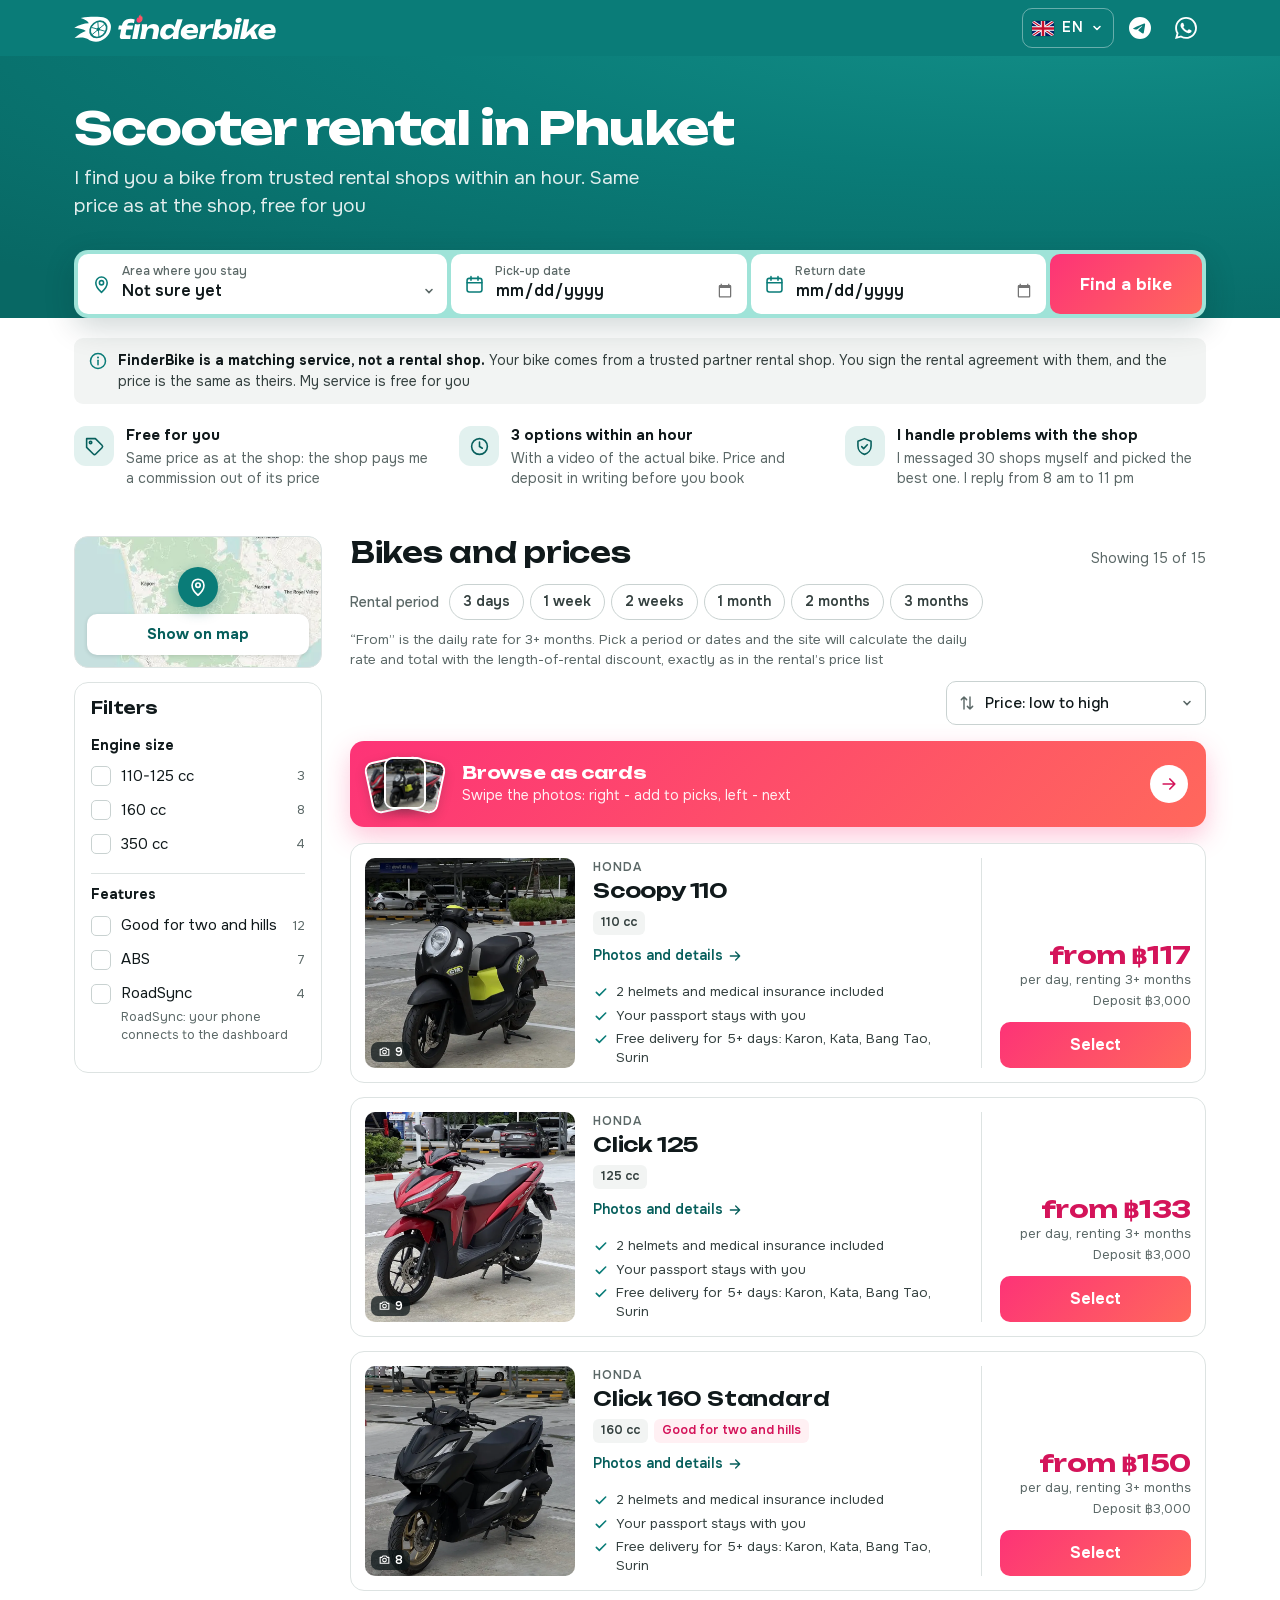
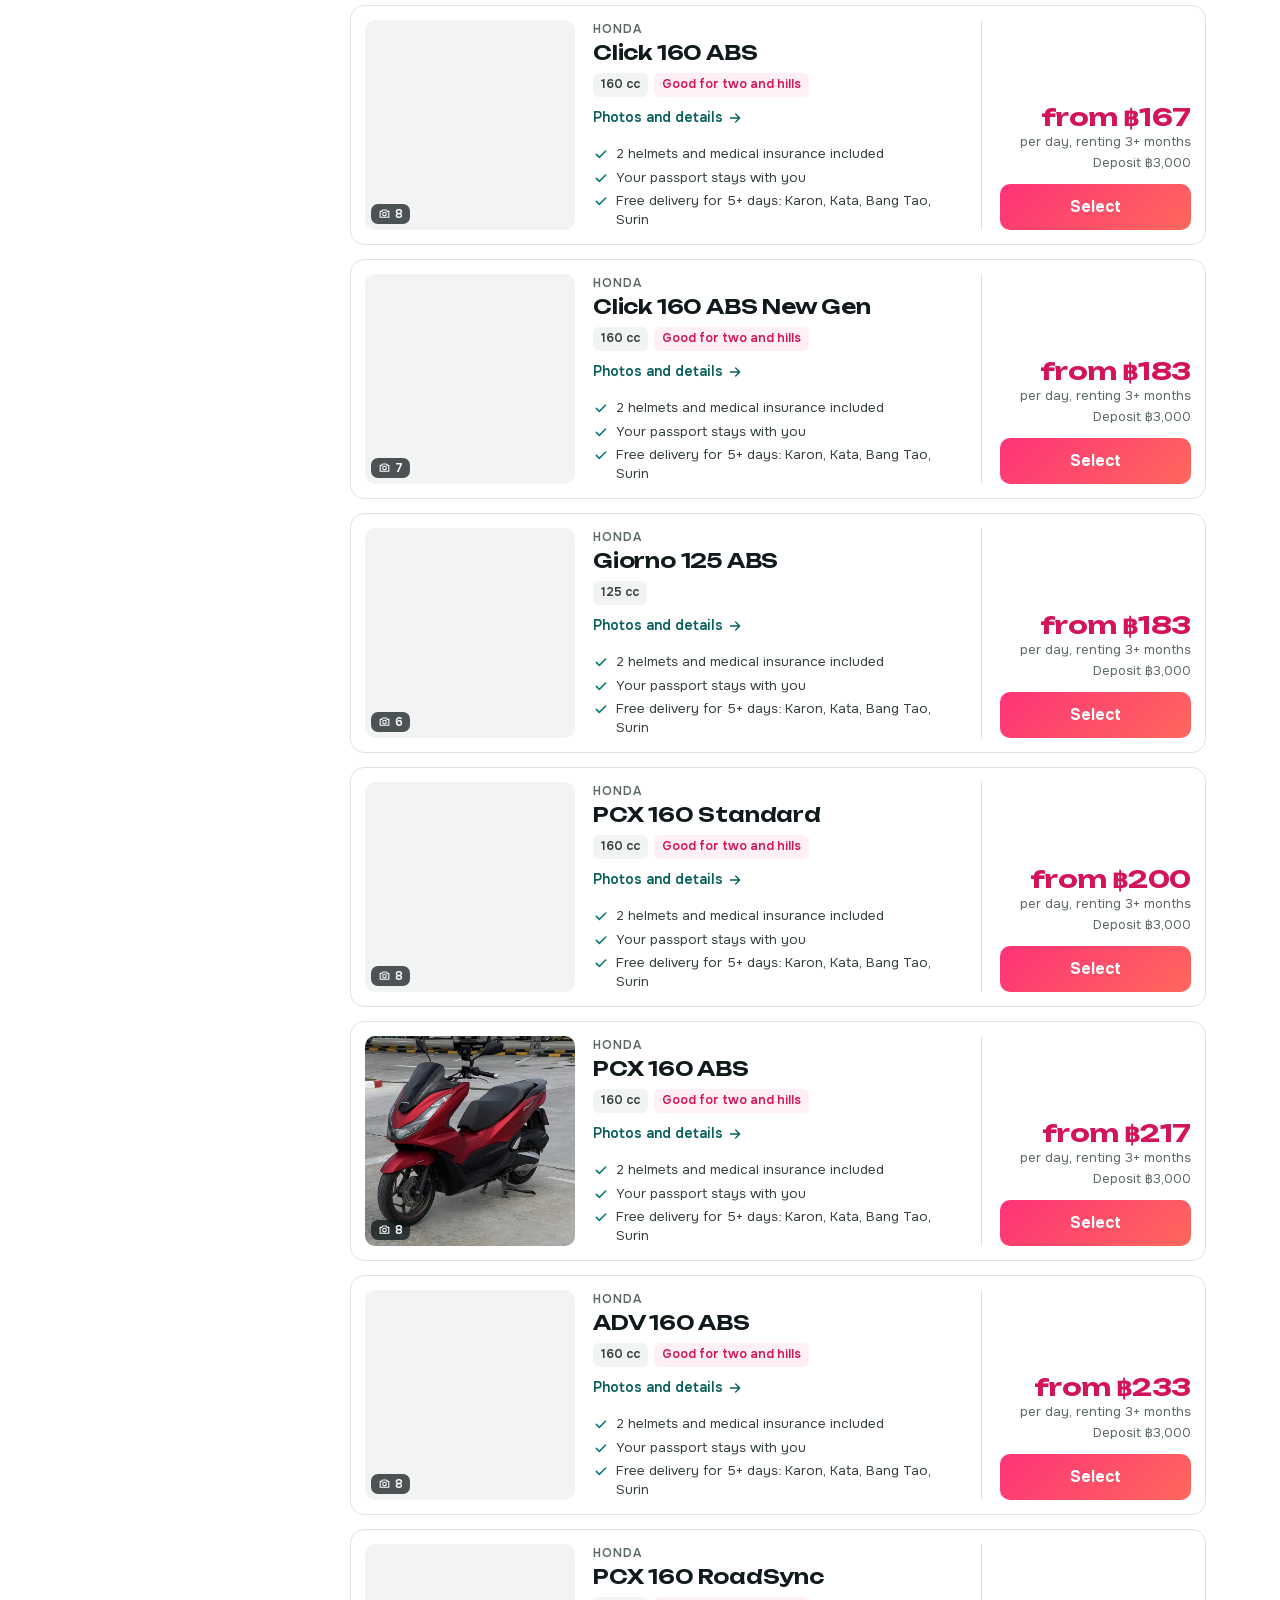
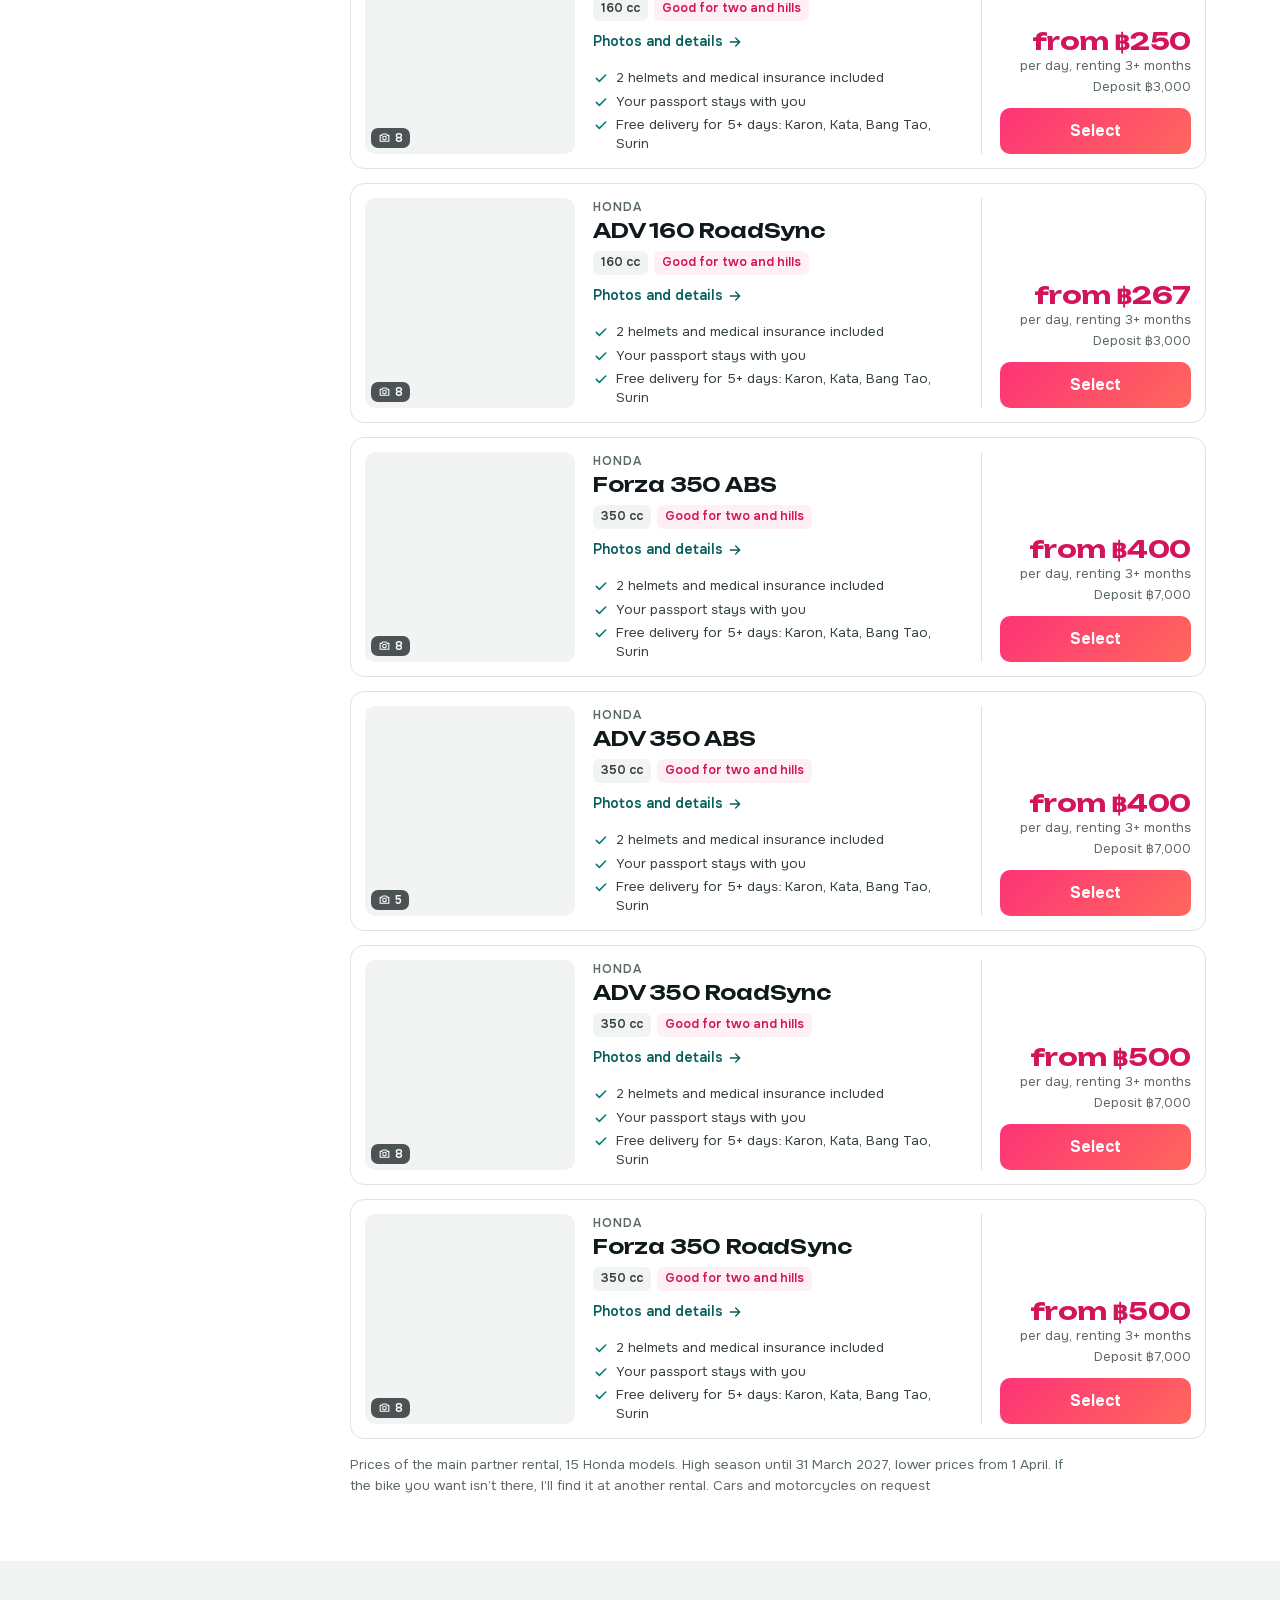
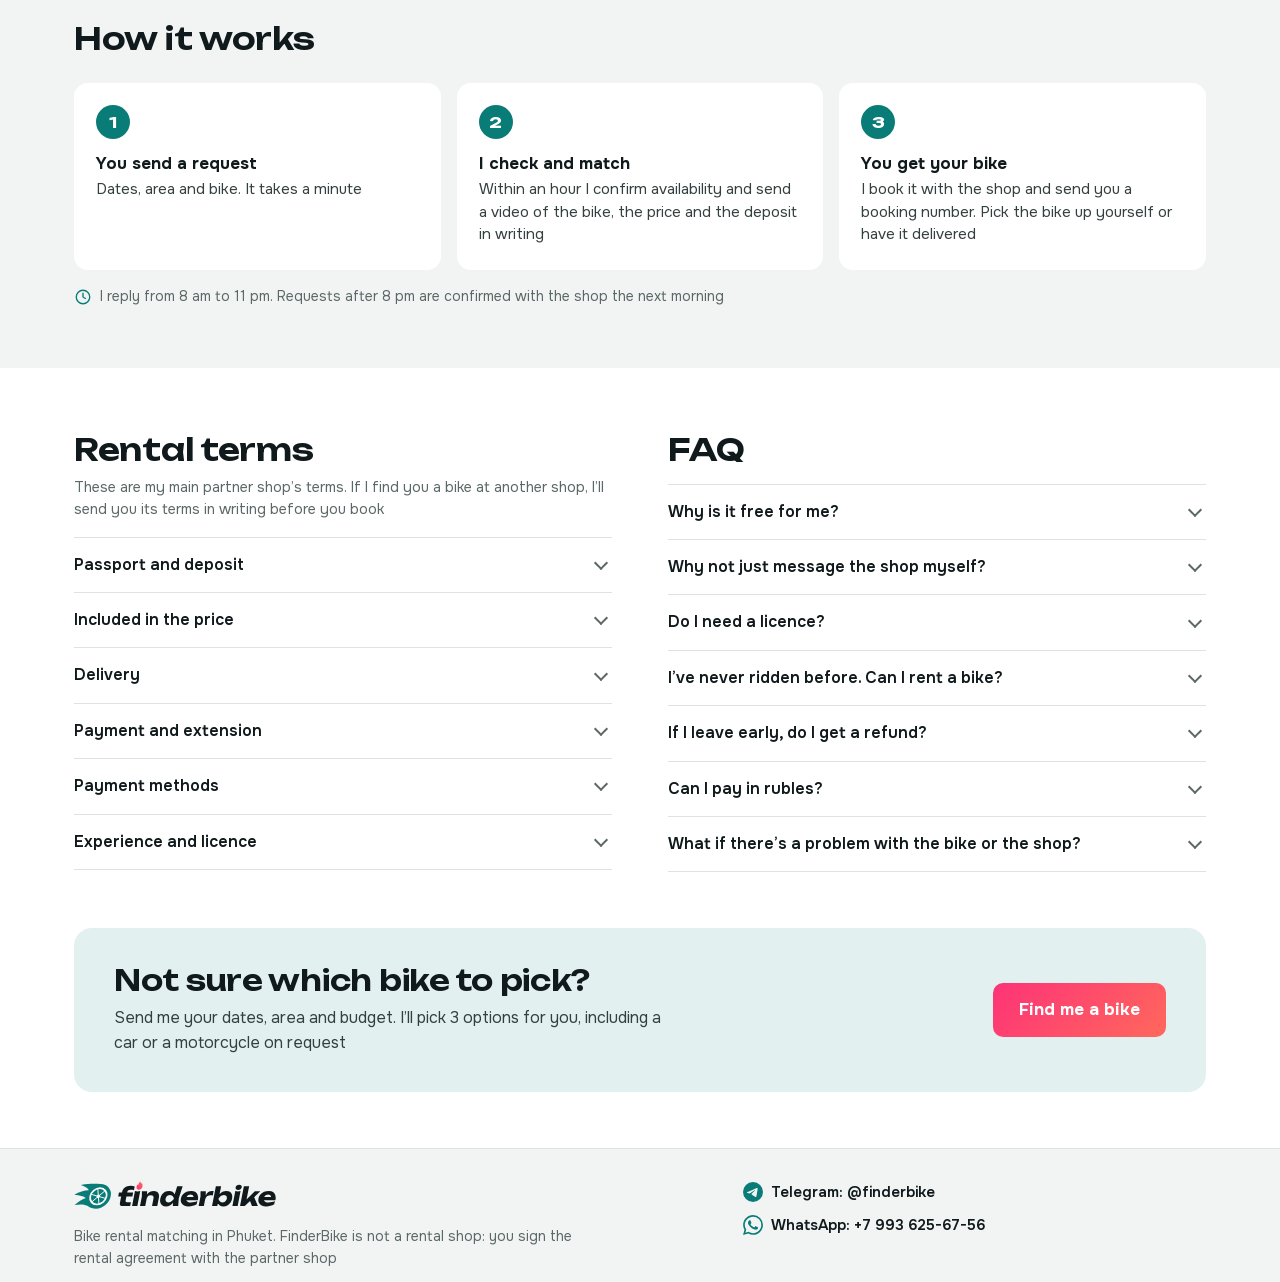
<file: en/index.html>
<!doctype html>
<html lang="en"><head><meta charset="utf-8"><title>FinderBike</title>
<meta name="viewport" content="width=device-width, initial-scale=1">
<meta property="og:title" content="FinderBike - a bike in Phuket without messaging 30 rental shops">
<meta property="og:description" content="3 options within an hour, a video of the actual bike before you book, same price as at the shop. Free for you">
<meta property="og:image" content="https://finderbike.github.io/og.jpg?v=4">
<meta http-equiv="refresh" content="0; url=../?lang=en">
<link rel="canonical" href="https://finderbike.github.io/?lang=en">
</head><body><a href="../?lang=en">FinderBike in English</a></body></html>
</file>
<file: assets/fonts.css>
@font-face{font-family:'Onest';font-style:normal;font-weight:400 700;font-display:swap;src:url(fonts/onest-cyrillic.woff2) format('woff2');unicode-range:U+0301, U+0400-045F, U+0490-0491, U+04B0-04B1, U+2116}
@font-face{font-family:'Onest';font-style:normal;font-weight:400 700;font-display:swap;src:url(fonts/onest-latin.woff2) format('woff2');unicode-range:U+0000-00FF, U+0131, U+0152-0153, U+02BB-02BC, U+02C6, U+02DA, U+02DC, U+0304, U+0308, U+0329, U+2000-206F, U+20AC, U+2122, U+2191, U+2193, U+2212, U+2215, U+FEFF, U+FFFD}
@font-face{font-family:'Unbounded';font-style:normal;font-weight:500 700;font-display:swap;src:url(fonts/unbounded-cyrillic.woff2) format('woff2');unicode-range:U+0301, U+0400-045F, U+0490-0491, U+04B0-04B1, U+2116}
@font-face{font-family:'Unbounded';font-style:normal;font-weight:500 700;font-display:swap;src:url(fonts/unbounded-latin.woff2) format('woff2');unicode-range:U+0000-00FF, U+0131, U+0152-0153, U+02BB-02BC, U+02C6, U+02DA, U+02DC, U+0304, U+0308, U+0329, U+2000-206F, U+20AC, U+2122, U+2191, U+2193, U+2212, U+2215, U+FEFF, U+FFFD}
</file>
<file: assets/style.css>
:root{
  --band:#0a7c78;
  --band-deep:#086864;
  --accent:#0a7c78;
  --accent-ink:#075f5c;
  --accent-soft:#e2f1ef;
  --foam:#9fe3d8;
  /* дополнительный цвет: огонёк из логотипа */
  --hot:linear-gradient(135deg,#fd3377,#ff685c);
  --hot-hover:linear-gradient(135deg,#ec1f68,#f5534c);
  --hot-a:#fd3377;
  --hot-ink:#d4145a;
  --hot-soft:#fff0f3;
  --ink:#10191b;
  --ink-2:#34403f;
  --ink-3:#5b6867;
  --line:#dde3e2;
  --line-2:#c9d2d1;
  --surface:#f2f4f3;
  --bg:#ffffff;
  --warn-bg:#fff4e0;
  --warn-ink:#7a4a00;
  --tg:#2aabee;
  --wa:#25d366;
  --r:14px;
  --r-sm:9px;
  --shadow:0 1px 2px rgba(16,25,27,.05),0 6px 20px rgba(16,25,27,.07);
  --shadow-lg:0 24px 60px rgba(8,30,32,.28);
  --ease:cubic-bezier(.2,.7,.2,1);
  --f-head:"Unbounded",ui-sans-serif,system-ui,-apple-system,"Segoe UI",sans-serif;
  --f-body:"Onest",ui-sans-serif,system-ui,-apple-system,"Segoe UI",sans-serif;
  --hdr-h:56px;
  color-scheme:light;
}
:lang(zh){
  --f-head:"PingFang SC","Hiragino Sans GB","Microsoft YaHei","Noto Sans SC",ui-sans-serif,system-ui,sans-serif;
  --f-body:"PingFang SC","Hiragino Sans GB","Microsoft YaHei","Noto Sans SC",ui-sans-serif,system-ui,sans-serif;
}
*,*::before,*::after{box-sizing:border-box}
[hidden]{display:none!important}
html{-webkit-text-size-adjust:100%;text-size-adjust:100%;scroll-behavior:smooth;scroll-padding-top:calc(var(--hdr-h) + 12px)}
html.is-locked{overflow:hidden}
html.i18n-wait body{opacity:0}
body{margin:0;background:var(--bg);color:var(--ink);font:400 16px/1.55 var(--f-body);-webkit-font-smoothing:antialiased;text-rendering:optimizeLegibility;overflow-x:hidden}
img{display:block;max-width:100%;height:auto}
svg{display:block}
button,input,select,textarea{font:inherit;color:inherit}
button{cursor:pointer}
a{color:var(--accent-ink)}
h1,h2,h3{margin:0;font-family:var(--f-head);font-weight:600;letter-spacing:-.01em;line-height:1.2;text-wrap:balance}
p{margin:0}
ul,ol{margin:0;padding:0;list-style:none}
:focus-visible{outline:2px solid var(--ink);outline-offset:2px;box-shadow:0 0 0 5px #fff;border-radius:6px}
.sr-only{position:absolute;width:1px;height:1px;padding:0;margin:-1px;overflow:hidden;clip:rect(0,0,0,0);white-space:nowrap;border:0}
.wrap{width:100%;max-width:1180px;margin:0 auto;padding:0 16px}
@media (min-width:768px){.wrap{padding:0 24px}}

.skip{position:absolute;left:12px;top:-60px;z-index:100;background:var(--ink);color:#fff;padding:10px 14px;border-radius:8px;text-decoration:none}
.skip:focus{top:12px}

/* ---------- buttons ---------- */
.btn{display:inline-flex;align-items:center;justify-content:center;gap:8px;min-height:48px;padding:0 20px;border:0;border-radius:10px;font-weight:600;font-size:16px;line-height:1.15;text-decoration:none;text-align:center;transition:background-color .18s var(--ease),transform .12s var(--ease),box-shadow .18s var(--ease),border-color .18s var(--ease)}
.btn:active{transform:translateY(1px) scale(.99)}
.btn svg{width:20px;height:20px;flex:none}
.btn--accent{background:var(--hot);color:#fff;font-weight:700}
.btn--accent:hover{background:var(--hot-hover)}
.btn--line{background:#fff;color:var(--ink);border:1px solid var(--line-2)}
.btn--line:hover{border-color:var(--accent);color:var(--accent-ink)}
.btn--tg{background:var(--tg);color:#0b2533}
.btn--tg:hover{background:#1c9ddd}
.btn--wa{background:var(--wa);color:#08311a}
.btn--wa:hover{background:#1fbf5b}
.btn--lg{min-height:54px;padding:0 26px;font-size:17px}
.btn--block{width:100%}
.link{background:none;border:0;padding:0;color:var(--accent-ink);font-weight:600;text-decoration:underline;text-decoration-thickness:1px;text-underline-offset:3px}
.link:hover{color:var(--ink)}

/* ---------- header ---------- */
.hdr{position:sticky;top:0;z-index:40;background:var(--band);color:#fff}
.hdr__in{display:flex;align-items:center;justify-content:space-between;height:var(--hdr-h);gap:12px}
.logo{display:inline-flex;align-items:center;flex:none;text-decoration:none}
.logo__svg{display:block;height:24px;width:173px}
@media (min-width:900px){.logo__svg{height:28px;width:202px}}
@media (max-width:400px){.logo__svg{height:20px;width:144px}.hdr__in{gap:8px}}
@media (max-width:374px){.lang__code{display:none}.logo__svg{height:18px;width:130px}}
@media (max-width:350px){.logo__svg{height:16px;width:116px}.hdr__right{gap:4px}}
.hdr__right{display:flex;align-items:center;gap:6px}
.hdr__ic{display:grid;place-items:center;width:40px;height:40px;border-radius:10px;color:#fff;transition:background-color .18s var(--ease)}
.hdr__ic:hover{background:rgba(255,255,255,.14)}
.hdr__ic svg{width:22px;height:22px}

.lang{position:relative}
.lang__btn{display:inline-flex;align-items:center;gap:8px;height:40px;padding:0 10px 0 9px;background:transparent;border:1px solid rgba(255,255,255,.38);border-radius:10px;color:#fff;font-weight:600;font-size:14px;letter-spacing:.02em;transition:background-color .18s var(--ease),border-color .18s var(--ease)}
.lang__btn:hover,.lang__btn[aria-expanded="true"]{background:rgba(255,255,255,.14);border-color:rgba(255,255,255,.6)}
.lang__caret{width:12px;height:12px;transition:transform .18s var(--ease)}
.lang__btn[aria-expanded="true"] .lang__caret{transform:rotate(180deg)}
.flag{display:inline-block;width:22px;height:15px;border-radius:3px;overflow:hidden;flex:none;box-shadow:0 0 0 1px rgba(0,0,0,.12)}
.flag svg{width:100%;height:100%}
.lang__menu{position:absolute;right:0;top:calc(100% + 8px);min-width:200px;padding:6px;background:#fff;color:var(--ink);border-radius:12px;box-shadow:var(--shadow-lg);z-index:50;animation:pop .16s var(--ease)}
.lang__menu button{display:flex;align-items:center;gap:12px;width:100%;padding:11px 12px;border:0;border-radius:8px;background:none;text-align:left;font-size:15px}
.lang__menu button:hover,.lang__menu button:focus-visible{background:var(--surface);outline:none}
.lang__menu button[aria-current="true"]{background:var(--accent-soft);color:var(--accent-ink);font-weight:600}
.lang__menu .lang__mc{margin-left:auto;font-size:12px;color:var(--ink-3);letter-spacing:.04em}

/* ---------- hero + search ---------- */
.hero{background:radial-gradient(120% 140% at 85% -20%,#139089 0%,var(--band) 45%,var(--band-deep) 100%);color:#fff;padding:22px 0 0}
.hero__h1{font-size:clamp(27px,6.6vw,46px);font-weight:700;letter-spacing:-.025em;max-width:16ch}
.hero__sub{margin-top:10px;font-size:clamp(15px,2.2vw,19px);line-height:1.45;color:rgba(255,255,255,.88);max-width:46ch}
.search{position:relative;z-index:2;margin-top:22px;margin-bottom:-44px;display:grid;gap:4px;padding:4px;background:var(--foam);border-radius:14px;box-shadow:0 10px 30px rgba(8,40,40,.18);grid-template-columns:minmax(0,1fr) minmax(0,1fr)}
.search__f{position:relative;min-width:0;display:flex;flex-direction:column;justify-content:center;min-height:60px;padding:8px 12px 8px 44px;background:#fff;border-radius:10px;color:var(--ink);cursor:pointer}
.search__f--area{grid-column:1/-1}
.search__ic{position:absolute;left:13px;top:50%;width:21px;height:21px;margin-top:-10.5px;color:var(--accent)}
.search__l{font-size:12px;line-height:1.2;color:var(--ink-3);font-weight:500}
.search__f select,.search__f input{width:100%;min-width:0;max-width:100%;min-height:26px;padding:0;margin:0;border:0;background:transparent;font-size:16px;font-weight:600;color:var(--ink);-webkit-appearance:none;appearance:none;border-radius:0;outline:none}
.search__f select{padding-right:22px;background:url("data:image/svg+xml,%3Csvg xmlns='http://www.w3.org/2000/svg' viewBox='0 0 12 12'%3E%3Cpath d='M3 4.5 6 7.5 9 4.5' fill='none' stroke='%235b6867' stroke-width='1.6' stroke-linecap='round'/%3E%3C/svg%3E") right center/12px no-repeat;text-overflow:ellipsis}
.search__f input::-webkit-date-and-time-value{text-align:left;margin:0}
.search__f input::-webkit-calendar-picker-indicator{opacity:.55}
.search__f:focus-within{box-shadow:inset 0 0 0 2px var(--accent)}
.search__btn{grid-column:1/-1;min-height:56px;font-size:17px}
@media (min-width:860px){
  .hero{padding-top:44px}
  .search{grid-template-columns:minmax(0,1.25fr) minmax(0,1fr) minmax(0,1fr) auto;margin-top:30px;margin-bottom:-38px}
  .search__f--area{grid-column:auto}
  .search__btn{grid-column:auto;min-height:auto;padding:0 30px}
}

.under{padding-top:60px}
@media (min-width:860px){.under{padding-top:58px}}
.honest{display:flex;gap:10px;align-items:flex-start;padding:12px 14px;background:var(--surface);border-radius:var(--r-sm);font-size:14px;line-height:1.5;color:var(--ink-2)}
.honest svg{width:20px;height:20px;flex:none;margin-top:1px;color:var(--accent)}
.honest b{color:var(--ink)}
.trust{display:grid;gap:12px;margin-top:16px}
.trust li{display:flex;gap:12px;align-items:flex-start}
.trust__ic{display:grid;place-items:center;flex:none;width:40px;height:40px;border-radius:12px;background:var(--accent-soft);color:var(--accent-ink)}
.trust__ic svg{width:21px;height:21px}
.trust b{display:block;font-size:15px;line-height:1.3}
.trust p{margin-top:2px;font-size:14px;line-height:1.45;color:var(--ink-3)}
@media (min-width:860px){.trust{grid-template-columns:repeat(3,1fr);gap:24px;margin-top:22px}}

/* ---------- results ---------- */
.results{display:grid;gap:20px;padding-top:40px;padding-bottom:24px;scroll-margin-top:calc(var(--hdr-h) + 8px)}
.side{display:none}
@media (min-width:900px){
  .results{grid-template-columns:248px minmax(0,1fr);gap:28px;align-items:start;padding-top:48px}
  .side{display:block;position:sticky;top:calc(var(--hdr-h) + 16px)}
}
.side__box{border:1px solid var(--line);border-radius:var(--r);padding:16px 16px 12px}
.side__t{font-size:16px;margin-bottom:6px}
.flt__g{padding:12px 0;border-top:1px solid var(--line)}
.flt__g:first-child{border-top:0}
.flt__t{font-family:var(--f-body);font-size:14px;font-weight:700;letter-spacing:0;margin-bottom:6px}
.ck{position:relative;display:flex;align-items:center;gap:10px;padding:7px 0;cursor:pointer;font-size:15px;line-height:1.3}
.ck input{position:absolute;opacity:0;width:1px;height:1px}
.ck__box{flex:none;display:grid;place-items:center;width:20px;height:20px;border:1.5px solid var(--line-2);border-radius:5px;background:#fff;transition:background-color .15s var(--ease),border-color .15s var(--ease)}
.ck__box svg{width:14px;height:14px;color:#fff;opacity:0;transform:scale(.6);transition:opacity .15s var(--ease),transform .15s var(--ease)}
.ck input:checked+.ck__box{background:var(--hot);border-color:transparent}
.ck input:checked+.ck__box svg{opacity:1;transform:none}
.ck input:focus-visible+.ck__box{outline:2px solid var(--ink);outline-offset:2px}
.ck:hover .ck__box{border-color:var(--hot-a)}
.ck__l{flex:1}
.ck__n{font-size:13px;color:var(--ink-3)}
.ck__hint{display:block;margin:-2px 0 4px 30px;font-size:12.5px;line-height:1.4;color:var(--ink-3)}
.flt__reset{margin-top:8px;font-size:14px}

.list{min-width:0}
.list__head{display:flex;align-items:baseline;justify-content:space-between;gap:12px;flex-wrap:wrap}
.list__t{font-size:clamp(22px,4.4vw,28px)}
.list__count{font-size:14px;color:var(--ink-3)}
.bar{margin-top:14px}
.bar__period{display:flex;align-items:center;gap:10px;flex-wrap:wrap}
.bar__l{font-size:14px;color:var(--ink-3);font-weight:500}
.seg{display:inline-grid;grid-auto-flow:column;grid-auto-columns:1fr;padding:3px;background:var(--surface);border-radius:11px;max-width:100%}
.seg button{min-height:38px;padding:0 12px;border:0;border-radius:8px;background:transparent;font-size:14px;font-weight:600;color:var(--ink-2);white-space:nowrap;transition:background-color .18s var(--ease),color .18s var(--ease),box-shadow .18s var(--ease)}
.seg button[aria-checked="true"]{background:#fff;color:var(--accent-ink);box-shadow:0 1px 3px rgba(16,25,27,.12)}
@media (max-width:420px){.bar__period{display:grid}.seg{width:100%}.seg button{padding:0 6px;font-size:13.5px}}
.bar__dates{display:flex;gap:10px;align-items:flex-start;padding:12px 14px;border:1px solid var(--accent);background:var(--accent-soft);border-radius:var(--r-sm);font-size:14.5px;line-height:1.45}
.bar__dates svg{width:20px;height:20px;flex:none;margin-top:1px;color:var(--accent-ink)}
.bar__dates b{color:var(--ink)}
.bar__exact{margin-top:2px;font-size:13.5px;color:var(--ink-3)}
.tools{display:flex;gap:8px;margin-top:12px}
.sort{position:relative;flex:1;max-width:320px}
.sort svg{position:absolute;left:12px;top:50%;width:18px;height:18px;margin-top:-9px;color:var(--ink-3);pointer-events:none}
.sort select{width:100%;min-height:44px;padding:0 34px 0 38px;border:1px solid var(--line-2);border-radius:10px;background:#fff url("data:image/svg+xml,%3Csvg xmlns='http://www.w3.org/2000/svg' viewBox='0 0 12 12'%3E%3Cpath d='M3 4.5 6 7.5 9 4.5' fill='none' stroke='%235b6867' stroke-width='1.6' stroke-linecap='round'/%3E%3C/svg%3E") right 12px center/12px no-repeat;font-size:15px;font-weight:500;-webkit-appearance:none;appearance:none;cursor:pointer}
.sort select:hover{border-color:var(--accent)}
.tools__flt{min-height:44px;padding:0 14px;font-size:15px;font-weight:600}
.tools__flt svg{width:18px;height:18px}
.badge{display:inline-grid;place-items:center;min-width:20px;height:20px;padding:0 6px;border-radius:10px;background:var(--hot);color:#fff;font-size:12px;font-weight:700}
.ctrl{display:grid;gap:12px;margin-top:14px}
.ctrl .bar,.ctrl .tools{margin-top:0}
@media (min-width:900px){
  .ctrl{display:flex;flex-wrap:wrap;align-items:center;justify-content:space-between;gap:12px 16px}
  .bar{flex:1 1 auto}
  .bar.is-dates{flex-basis:100%}
  .tools{margin-left:auto}
  .sort{width:260px;flex:none}
  .tools__flt{display:none}
}

.cards{display:grid;gap:14px;margin-top:16px;clear:both}
.card{display:grid;grid-template-columns:112px minmax(0,1fr);grid-template-areas:"ph main" "ck ck" "buy buy";gap:12px 14px;padding:12px;background:#fff;border:1px solid var(--line);border-radius:var(--r);transition:border-color .2s var(--ease),box-shadow .2s var(--ease)}
.card:hover{border-color:var(--line-2);box-shadow:var(--shadow)}
.card__ph{grid-area:ph;position:relative;display:block;padding:0;border:0;border-radius:10px;overflow:hidden;background:var(--surface);aspect-ratio:1/1;align-self:start}
.card__ph img{width:100%;height:100%;object-fit:cover;transition:transform .5s var(--ease)}
.card:hover .card__ph img{transform:scale(1.04)}
.card__phn{position:absolute;left:6px;bottom:6px;display:inline-flex;align-items:center;gap:4px;padding:3px 7px;border-radius:7px;background:rgba(12,22,24,.72);color:#fff;font-size:12px;font-weight:600;line-height:1.2}
.card__phn svg{width:13px;height:13px}
.card__main{grid-area:main;min-width:0}
.brand{display:block;font-size:12px;font-weight:600;letter-spacing:.08em;text-transform:uppercase;color:var(--ink-3)}
.card__name{margin-top:2px;font-size:18px;line-height:1.2}
.card__name button{padding:0;border:0;background:none;text-align:left;font:inherit;letter-spacing:inherit;color:var(--ink)}
.card__name button:hover{color:var(--accent-ink)}
.tags{display:flex;flex-wrap:wrap;gap:6px;margin-top:8px}
.tag{display:inline-flex;align-items:center;min-height:24px;padding:0 8px;border-radius:6px;background:var(--surface);font-size:12.5px;font-weight:600;color:var(--ink-2);line-height:1.2}
.tag--two{background:var(--hot-soft);color:var(--hot-ink)}
.card__more{display:inline-flex;align-items:center;gap:4px;margin-top:10px;font-size:14px;text-align:left;text-decoration:none}
.card__more svg{width:16px;height:16px;transition:transform .2s var(--ease)}
.card__more:hover svg{transform:translateX(3px)}
.checks{display:grid;gap:5px}
.checks li{display:flex;gap:7px;align-items:flex-start;font-size:13.5px;line-height:1.4;color:var(--ink-2)}
.checks svg{width:16px;height:16px;flex:none;margin-top:1px;color:var(--accent)}
.card .checks{grid-area:ck}
.card__buy{grid-area:buy;display:grid;grid-template-columns:minmax(0,1fr) auto;align-items:end;gap:4px 12px;padding-top:12px;border-top:1px solid var(--line)}
.card__price{display:flex;align-items:baseline;flex-wrap:wrap;gap:0 6px}
.card__price b{font:700 21px/1.15 var(--f-head);letter-spacing:-.02em;color:var(--hot-ink)}
.card__price span{font-size:13px;color:var(--ink-3)}
.card__sub{font-size:13px;line-height:1.4;color:var(--ink-3)}
.card__pick{grid-column:2;grid-row:1/span 2;align-self:center;min-height:46px;padding:0 22px}
.price-swap{animation:swap .32s var(--ease)}
@media (min-width:640px){
  .card{grid-template-columns:184px minmax(0,1fr) 196px;grid-template-areas:"ph main buy" "ph ck buy";grid-template-rows:auto 1fr;gap:10px 18px;padding:14px}
  .card .checks{align-self:end}
  .card__name{font-size:20px}
  .card__buy{display:flex;flex-direction:column;align-items:flex-end;justify-content:flex-end;text-align:right;padding:0 0 0 18px;border-top:0;border-left:1px solid var(--line);gap:2px}
  .card__price{justify-content:flex-end}
  .card__price b{font-size:24px}
  .card__pick{width:100%;margin-top:10px}
}
@media (min-width:1080px){.card{grid-template-columns:210px minmax(0,1fr) 210px}}

.empty{margin-top:16px;padding:28px 20px;border:1px dashed var(--line-2);border-radius:var(--r);text-align:center;color:var(--ink-2)}
.empty .btn{margin-top:12px}
.list__caption{margin-top:16px;font-size:13.5px;line-height:1.55;color:var(--ink-3);max-width:80ch}

/* ---------- sections ---------- */
.sec__t{font-size:clamp(22px,4.4vw,30px)}
.how{margin-top:40px;padding:44px 0;background:var(--surface)}
.how__steps{display:grid;gap:12px;margin-top:20px;counter-reset:s}
.how__steps li{position:relative;padding:18px 18px 18px 66px;background:#fff;border-radius:var(--r)}
.how__n{position:absolute;left:18px;top:16px;display:grid;place-items:center;width:34px;height:34px;border-radius:50%;background:var(--accent);color:#fff;font:700 15px/1 var(--f-head)}
.how__steps b{display:block;font-size:16.5px;line-height:1.3}
.how__steps p{margin-top:4px;font-size:15px;line-height:1.5;color:var(--ink-2)}
.how__note{display:flex;gap:8px;align-items:center;margin-top:16px;font-size:14px;color:var(--ink-3)}
.how__note svg{width:18px;height:18px;flex:none;color:var(--accent)}
@media (min-width:860px){
  .how{padding:60px 0}
  .how__steps{grid-template-columns:repeat(3,1fr);gap:16px;margin-top:26px}
  .how__steps li{padding:22px 22px 24px}
  .how__n{position:static;margin-bottom:14px}
}

.info{display:grid;gap:40px;padding-top:48px;padding-bottom:16px}
.info__sub{margin-top:8px;font-size:14.5px;color:var(--ink-3);max-width:60ch}
.acc{margin-top:16px;border-top:1px solid var(--line)}
.acc details{border-bottom:1px solid var(--line)}
.acc summary{position:relative;display:block;padding:16px 40px 16px 0;font-weight:600;font-size:16px;line-height:1.4;cursor:pointer;list-style:none}
.acc summary::-webkit-details-marker{display:none}
.acc summary::after{content:"";position:absolute;right:6px;top:50%;width:10px;height:10px;margin-top:-7px;border-right:2px solid var(--ink-3);border-bottom:2px solid var(--ink-3);transform:rotate(45deg);transition:transform .2s var(--ease)}
.acc details[open] summary::after{transform:rotate(-135deg);margin-top:-2px}
.acc summary:hover{color:var(--accent-ink)}
.acc details p{padding:0 8px 18px 0;font-size:15px;line-height:1.6;color:var(--ink-2);max-width:68ch}
@media (min-width:960px){.info{grid-template-columns:1fr 1fr;gap:56px;padding-top:64px}}

.cta{padding-top:40px;padding-bottom:56px}
.cta__box{display:grid;gap:18px;padding:24px 20px;border-radius:18px;background:var(--accent-soft)}
.cta__t{font-size:clamp(21px,4vw,28px)}
.cta__box p{margin-top:8px;color:var(--ink-2);max-width:56ch}
@media (min-width:860px){.cta__box{grid-template-columns:1fr auto;align-items:center;padding:36px 40px}}

.ft{background:var(--surface);border-top:1px solid var(--line);padding:32px 0 calc(20px + env(safe-area-inset-bottom))}
.ft__in{display:grid;gap:22px}
.ft__brand p{margin-top:10px;font-size:14px;color:var(--ink-3);max-width:52ch}
.ft__contacts{display:grid;gap:10px;align-content:start}
.ft__contacts a{display:inline-flex;align-items:center;gap:8px;color:var(--ink);text-decoration:none;font-weight:600;font-size:15px}
.ft__contacts a:hover{color:var(--accent-ink)}
.ft__contacts svg{width:20px;height:20px;color:var(--accent)}
.ft__reply{font-size:14px;color:var(--ink-3)}
.ft__copy{margin-top:22px;font-size:13px;color:var(--ink-3)}
@media (min-width:860px){.ft__in{grid-template-columns:1.4fr 1fr}}
.nojs{padding:16px;text-align:center;background:var(--warn-bg)}

/* ---------- dialogs ---------- */
.dlg{padding:0;border:0;background:transparent;color:var(--ink);max-width:none;max-height:none;overflow:visible}
.dlg::backdrop{background:rgba(8,18,20,.62)}
.dlg[open]{animation:fade .2s var(--ease)}
.dlg__x{position:absolute;right:12px;top:12px;z-index:5;display:grid;place-items:center;width:42px;height:42px;border:0;border-radius:50%;background:#fff;color:var(--ink);box-shadow:0 2px 10px rgba(0,0,0,.16);transition:background-color .15s var(--ease)}
.dlg__x:hover{background:var(--surface)}
.dlg__x svg{width:20px;height:20px}
.dlg__x--flat{position:static;box-shadow:none;background:var(--surface)}

/* gallery */
.gal{width:100vw;height:100dvh;max-height:100dvh;margin:0;inset:0}
.gal__in{position:relative;height:100%;overflow-y:auto;overscroll-behavior:contain;background:#fff;display:flex;flex-direction:column}
.gal__media{flex:none;background:var(--surface)}
.gal__stage{position:relative;height:min(64dvh,118vw)}
.gal__track{display:flex;height:100%;overflow-x:auto;overflow-y:hidden;scroll-snap-type:x mandatory;scrollbar-width:none;overscroll-behavior-x:contain;outline:none}
.gal__track::-webkit-scrollbar{display:none}
.gal__slide{position:relative;flex:0 0 100%;height:100%;scroll-snap-align:center;scroll-snap-stop:always}
.gal__slide img{position:absolute;inset:0;width:100%;height:100%;max-width:none;object-fit:contain}
.gal__nav{position:absolute;top:50%;z-index:3;display:none;place-items:center;width:46px;height:46px;margin-top:-23px;border:0;border-radius:50%;background:#fff;color:var(--ink);box-shadow:0 2px 12px rgba(0,0,0,.18);transition:opacity .15s var(--ease),transform .15s var(--ease)}
.gal__nav svg{width:22px;height:22px}
.gal__nav:disabled{opacity:0;pointer-events:none}
.gal__nav:hover{transform:scale(1.06)}
.gal__nav--prev{left:14px}
.gal__nav--next{right:14px}
.gal__count{position:absolute;left:12px;bottom:12px;padding:4px 10px;border-radius:8px;background:rgba(12,22,24,.72);color:#fff;font-size:13px;font-weight:600}
.gal__thumbs{display:flex;gap:6px;padding:8px 12px;overflow-x:auto;scrollbar-width:thin;background:#fff;border-bottom:1px solid var(--line)}
.gal__thumbs button{flex:none;width:58px;height:58px;padding:0;border:2px solid transparent;border-radius:8px;overflow:hidden;background:var(--surface);opacity:.62;transition:opacity .15s var(--ease),border-color .15s var(--ease)}
.gal__thumbs button[aria-current="true"]{border-color:var(--accent);opacity:1}
.gal__thumbs button:hover{opacity:1}
.gal__thumbs img{width:100%;height:100%;object-fit:cover}
.gal__panel{display:flex;flex-direction:column;flex:1}
.gal__body{padding:18px 16px 8px}
.gal__name{margin-top:2px;font-size:24px}
.note{margin-top:12px;padding:10px 12px;border-radius:var(--r-sm);background:var(--surface);font-size:13.5px;line-height:1.45;color:var(--ink-2)}
.gal__h{margin-top:20px;font-family:var(--f-body);font-size:15px;font-weight:700;letter-spacing:0}
.ptab{margin:8px 0 0;display:grid;grid-template-columns:1fr auto;border:1px solid var(--line);border-radius:var(--r-sm);overflow:hidden}
.ptab dt,.ptab dd{margin:0;padding:10px 12px;border-top:1px solid var(--line);font-size:14.5px}
.ptab dt:first-of-type,.ptab dd:first-of-type{border-top:0}
.ptab dt{color:var(--ink-2)}
.ptab dd{text-align:right;font-weight:700;font-variant-numeric:tabular-nums}
.ptab dd small{display:block;font-weight:400;font-size:12px;color:var(--ink-3)}
.ptab .is-cur{background:var(--accent-soft)}
.gal__dep{margin-top:10px;font-size:14.5px;color:var(--ink-2)}
.gal__panel .checks{margin-top:8px}
.gal__panel .checks li{font-size:14.5px}
.gal__season{margin-top:16px;font-size:13px;color:var(--ink-3)}
.gal__cta{position:sticky;bottom:0;display:flex;align-items:center;justify-content:space-between;gap:12px;margin-top:auto;padding:12px 16px calc(12px + env(safe-area-inset-bottom));background:#fff;border-top:1px solid var(--line)}
.gal__ctaPrice b{display:block;font:700 19px/1.15 var(--f-head);letter-spacing:-.02em}
.gal__ctaPrice span{font-size:12.5px;color:var(--ink-3)}
.gal__cta .btn{flex:none}
@media (min-width:900px){
  .gal{width:min(1160px,calc(100vw - 48px));height:min(800px,calc(100dvh - 48px));margin:auto;inset:0}
  .gal__in{display:grid;grid-template-columns:minmax(0,1fr) 380px;overflow:hidden;border-radius:18px;box-shadow:var(--shadow-lg)}
  .gal__media{display:flex;flex-direction:column;min-height:0}
  .gal__stage{flex:1;height:auto;min-height:0}
  .gal__nav{display:grid}
  .gal__thumbs{border-bottom:0;border-top:1px solid var(--line);padding:10px 14px}
  .gal__thumbs button{width:64px;height:64px}
  .gal__panel{min-height:0;overflow:hidden;border-left:1px solid var(--line)}
  .gal__body{flex:1;overflow-y:auto;padding:28px 24px 12px}
  .gal__cta{position:static;padding:14px 24px}
  .gal[open] .gal__in{animation:pop .24s var(--ease)}
}

/* request */
.req{width:100vw;height:100dvh;max-height:100dvh;margin:0;inset:0}
.req__in{position:relative;height:100%;overflow-y:auto;overscroll-behavior:contain;background:#fff;padding:22px 16px calc(24px + env(safe-area-inset-bottom))}
.req__t{padding-right:52px;font-size:22px}
.req__sub{margin-top:8px;font-size:14.5px;color:var(--ink-3)}
.req__bike{display:flex;align-items:center;gap:12px;margin-top:16px;padding:10px;border:1px solid var(--line);border-radius:var(--r-sm)}
.req__bike img{width:64px;height:64px;border-radius:8px;object-fit:cover;flex:none;background:var(--surface)}
.req__bike b{display:block;font:600 16px/1.25 var(--f-head)}
.req__bike span{font-size:13.5px;color:var(--ink-3)}
.fld{margin:18px 0 0;padding:0;border:0;min-width:0}
.fld__l{display:block;padding:0;margin-bottom:8px;font-weight:700;font-size:15px}
.fld__two{display:grid;grid-template-columns:minmax(0,1fr) minmax(0,1fr);gap:8px}
.inp{min-width:0;display:flex;flex-direction:column;justify-content:center;min-height:56px;padding:7px 12px;border:1px solid var(--line-2);border-radius:10px;cursor:pointer}
.inp span{font-size:12px;color:var(--ink-3)}
.inp input{width:100%;min-width:0;min-height:24px;padding:0;border:0;background:transparent;font-size:16px;font-weight:600;-webkit-appearance:none;appearance:none;outline:none}
.inp input::-webkit-date-and-time-value{text-align:left;margin:0}
.inp:focus-within,.sel:focus,.txt:focus{border-color:var(--accent);box-shadow:0 0 0 3px var(--accent-soft);outline:none}
.sel,.txt{display:block;width:100%;min-height:50px;padding:12px;border:1px solid var(--line-2);border-radius:10px;background:#fff;font-size:16px}
.sel{padding-right:36px;-webkit-appearance:none;appearance:none;background:#fff url("data:image/svg+xml,%3Csvg xmlns='http://www.w3.org/2000/svg' viewBox='0 0 12 12'%3E%3Cpath d='M3 4.5 6 7.5 9 4.5' fill='none' stroke='%235b6867' stroke-width='1.6' stroke-linecap='round'/%3E%3C/svg%3E") right 14px center/12px no-repeat}
.txt{resize:vertical}
.sel+.txt{margin-top:8px}
.pick{display:flex;flex-wrap:wrap;gap:8px}
.pick button{min-height:42px;padding:0 14px;border:1px solid var(--line-2);border-radius:21px;background:#fff;font-size:15px;font-weight:500;transition:background-color .15s var(--ease),border-color .15s var(--ease),color .15s var(--ease)}
.pick button:hover{border-color:var(--hot-a)}
.pick button[aria-checked="true"]{background:var(--hot);border-color:transparent;color:#fff}
.hint{margin-top:8px;padding:9px 12px;border-radius:8px;background:var(--surface);font-size:13.5px;line-height:1.45;color:var(--ink-2)}
.hint--warn{background:var(--warn-bg);color:var(--warn-ink)}
.req__send{display:grid;gap:8px;margin-top:22px}
.req__send .btn{min-height:52px}
.req__privacy{margin-top:12px;font-size:12.5px;line-height:1.5;color:var(--ink-3)}
@media (min-width:640px){
  .req{width:min(580px,calc(100vw - 32px));height:auto;max-height:calc(100dvh - 32px);margin:auto;inset:0}
  .req__in{height:auto;max-height:calc(100dvh - 32px);border-radius:18px;padding:28px 28px 24px;box-shadow:var(--shadow-lg)}
  .req__send{grid-template-columns:1fr 1fr}
  .req[open] .req__in{animation:pop .22s var(--ease)}
}

/* filter sheet */
.sheet{width:100vw;max-height:88dvh;margin:auto 0 0;inset:auto 0 0 0}
.sheet__in{display:flex;flex-direction:column;max-height:88dvh;background:#fff;border-radius:18px 18px 0 0}
.sheet[open] .sheet__in{animation:up .26s var(--ease)}
.sheet__head{display:flex;align-items:center;justify-content:space-between;padding:14px 16px;border-bottom:1px solid var(--line)}
.sheet__t{font-size:18px}
.sheet__body{flex:1;overflow-y:auto;padding:4px 16px 8px}
.sheet__body .ck{padding:10px 0;font-size:16px}
.sheet__foot{padding:12px 16px calc(12px + env(safe-area-inset-bottom));border-top:1px solid var(--line)}

@keyframes fade{from{opacity:0}to{opacity:1}}
@keyframes pop{from{opacity:0;transform:translateY(8px) scale(.985)}to{opacity:1;transform:none}}
@keyframes up{from{transform:translateY(40px);opacity:.4}to{transform:none;opacity:1}}
@keyframes swap{0%{opacity:.25;transform:translateY(4px)}100%{opacity:1;transform:none}}
@media (prefers-reduced-motion:reduce){
  html{scroll-behavior:auto}
  *,*::before,*::after{animation-duration:.01ms!important;animation-iteration-count:1!important;transition-duration:.01ms!important}
}

/* ---------- calculator ---------- */
.seg--dur{display:flex;flex-wrap:wrap;gap:6px;padding:0;background:none;border-radius:0}
.seg--dur button{min-height:36px;padding:0 13px;border:1px solid var(--line-2);border-radius:999px;background:#fff;font-weight:600}
.seg--dur button:hover{border-color:var(--hot-a)}
.seg--dur button[aria-checked="true"]{background:var(--hot);border-color:transparent;color:#fff;box-shadow:none}
.bar__period{align-items:flex-start}
.bar__l{line-height:36px}
.bar__note{flex-basis:100%;font-size:13.5px;line-height:1.45;color:var(--ink-3);max-width:640px}
@media (max-width:420px){.bar__period{display:flex}.seg--dur{width:auto}.seg--dur button{padding:0 11px;font-size:13.5px}}
.bar__low{color:var(--accent-ink)}
.save{display:inline-block;width:fit-content;margin:2px 0 1px;padding:2px 8px;border-radius:6px;background:var(--hot);color:#fff;font-size:12.5px;font-weight:700;line-height:1.5}
.card__cap{color:var(--accent-ink)}
.card__price b{white-space:nowrap}
.gcalc{margin-top:16px;padding:12px 14px;border-radius:var(--r-sm);background:var(--accent-soft)}
.gcalc__l{font-size:14px;color:var(--ink-2)}
.gcalc__v b{font:700 24px/1.2 var(--f-head);letter-spacing:-.02em}
.gcalc .card__sub{color:var(--ink-2)}

/* ---------- map entry ---------- */
.mapbtn{position:relative;display:flex;align-items:flex-end;width:100%;height:132px;margin-bottom:14px;padding:12px;border:1px solid var(--line);border-radius:var(--r);overflow:hidden;background:#bfe3df url("../img/map-preview.webp") center/cover no-repeat;text-align:left;cursor:pointer}
.mapbtn__pin{position:absolute;left:50%;top:38%;display:grid;place-items:center;width:40px;height:40px;margin:-20px 0 0 -20px;border-radius:50%;background:var(--accent);color:#fff;box-shadow:0 4px 14px rgba(8,104,100,.4);transition:transform .2s var(--ease)}
.mapbtn__pin svg{width:22px;height:22px}
.mapbtn__t{display:block;width:100%;padding:9px 12px;border-radius:10px;background:#fff;font-weight:700;font-size:15px;text-align:center;color:var(--accent-ink);box-shadow:0 1px 4px rgba(16,25,27,.14)}
.mapbtn:hover .mapbtn__pin{transform:translateY(-3px)}
.mapbtn:focus-visible{outline:2px solid var(--ink);outline-offset:2px}
.tools__map{min-height:44px;padding:0 14px;font-size:15px;font-weight:600}
.tools__map svg{width:18px;height:18px}
@media (min-width:900px){.tools__map{display:none}}
@media (max-width:899px){.tools{flex-wrap:wrap}.sort{flex-basis:100%;max-width:none}.tools__map,.tools__flt{flex:1}}

/* ---------- map dialog ---------- */
.mapd{width:100vw;height:100dvh;margin:0;inset:0}
.mapd__in{display:flex;flex-direction:column;height:100%;background:#fff}
.mapd__hdr{display:flex;align-items:center;justify-content:space-between;gap:12px;padding:10px 12px 10px 16px;border-bottom:1px solid var(--line);background:#fff;z-index:3}
.mapd__ttl h2{font-size:18px}
.mapd__leg{display:flex;flex-wrap:wrap;align-items:center;gap:4px 8px;margin-top:3px;font-size:12.5px;color:var(--ink-3)}
.leg{display:inline-block;width:12px;height:12px;border-radius:50%}
.leg--ok{background:var(--accent)}
.leg--soon{background:#8a9695;margin-left:6px}
.mapd__body{position:relative;flex:1;min-height:0}
.mapd__map,.mapd__map.maplibregl-map{position:absolute;inset:0;background:#bfe3df}
.mapd__state{position:absolute;left:50%;top:50%;transform:translate(-50%,-50%);padding:10px 16px;border-radius:10px;background:#fff;box-shadow:var(--shadow);font-weight:600;text-align:center;max-width:300px}
.mapd__hint{position:absolute;left:50%;top:12px;transform:translateX(-50%);padding:7px 14px;border-radius:999px;background:rgba(16,25,27,.82);color:#fff;font-size:13.5px;white-space:nowrap;pointer-events:none}
@media (max-width:420px){.mapd__hint{white-space:normal;width:calc(100% - 32px);text-align:center}}
.mk{display:block;padding:0;border:0;background:none;cursor:pointer}
.mk--p span{position:relative;display:block;padding:6px 10px;border-radius:9px;background:var(--accent);color:#fff;font:700 13.5px/1.1 var(--f-head);letter-spacing:-.01em;white-space:nowrap;box-shadow:0 3px 10px rgba(8,60,58,.35);transition:transform .15s var(--ease),background-color .15s var(--ease)}
.mk--p span::after{content:"";position:absolute;left:50%;bottom:-6px;margin-left:-6px;border:6px solid transparent;border-bottom:0;border-top-color:var(--accent)}
.mk--p:hover span,.mk--p.is-on span{background:var(--ink);transform:scale(1.06)}
.mk--p:hover span::after,.mk--p.is-on span::after{border-top-color:var(--ink)}
.mk--s{width:16px;height:16px;border-radius:50%;background:#8a9695;border:3px solid #fff;box-shadow:0 1px 5px rgba(0,0,0,.3);transition:transform .15s var(--ease)}
.mk--s:hover,.mk--s.is-on{transform:scale(1.3);background:var(--ink-2)}
.mk:focus-visible{outline:2px solid var(--ink);outline-offset:3px;border-radius:10px}
.mapd__panel{position:absolute;left:0;right:0;bottom:0;z-index:4;max-height:64%;overflow-y:auto;padding:4px 16px calc(16px + env(safe-area-inset-bottom));background:#fff;border-radius:18px 18px 0 0;box-shadow:0 -6px 24px rgba(0,0,0,.18);overscroll-behavior:contain}
.mapd__panel[hidden]{display:none!important}
@media (min-width:900px){
  .mapd{width:min(1240px,calc(100vw - 48px));height:min(820px,calc(100dvh - 48px));margin:auto;inset:0}
  .mapd__in{border-radius:18px;overflow:hidden;box-shadow:var(--shadow-lg)}
  .mapd__panel{left:12px;top:12px;bottom:12px;right:auto;width:390px;max-height:none;border-radius:14px;padding:4px 18px 18px;box-shadow:0 6px 24px rgba(0,0,0,.18)}
}
.mp__top{position:sticky;top:0;z-index:2;margin:0 -16px;padding:8px 8px 4px;background:#fff}
.mp__back{display:inline-flex;align-items:center;gap:4px;min-height:40px;padding:0 10px 0 4px;border:0;border-radius:10px;background:none;color:var(--accent-ink);font-weight:600;font-size:14.5px}
.mp__back svg{width:20px;height:20px}
.mp__back:hover{background:var(--surface)}
.mp__kick{margin-top:2px;font-size:12.5px;font-weight:700;letter-spacing:.06em;text-transform:uppercase;color:var(--accent-ink)}
.mp__kick--soon{color:var(--ink-3)}
.mp__t{margin-top:4px;font-size:24px}
.mp__s{font-size:13.5px;color:var(--ink-3)}
.mp__p{margin-top:8px;font-size:14.5px;line-height:1.5;color:var(--ink-2)}
.mp__facts{display:grid;gap:7px;margin:12px 0 0;padding:0;list-style:none}
.mp__facts li{display:flex;gap:8px;font-size:14px;line-height:1.4;color:var(--ink-2)}
.mp__facts svg{flex:none;width:18px;height:18px;color:var(--accent-ink)}
.mp__strip{display:flex;gap:6px;margin:14px -16px 0;padding:0 16px;overflow-x:auto;scrollbar-width:none}
.mp__strip button{flex:none;width:96px;height:96px;padding:0;border:0;border-radius:10px;overflow:hidden;background:var(--surface)}
.mp__strip img{width:100%;height:100%;object-fit:cover}
.mp__h{margin-top:18px;font-family:var(--f-body);font-size:15px;font-weight:700;letter-spacing:0}
.mp__list{margin:6px 0 0;padding:0;list-style:none}
.mp__list li{display:flex;align-items:center;gap:8px;padding:8px 0;border-top:1px solid var(--line)}
.mp__list li:first-child{border-top:0}
.mp__bike{display:flex;align-items:center;gap:10px;flex:1;min-width:0;padding:0;border:0;background:none;text-align:left;cursor:pointer}
.mp__bike img{flex:none;width:48px;height:48px;border-radius:8px;object-fit:cover;background:var(--surface)}
.mp__bn{flex:1;min-width:0}
.mp__bn b{display:block;font-size:14.5px}
.mp__bn small,.mp__bp small{display:block;font-size:12px;color:var(--ink-3)}
.mp__bp{text-align:right}
.mp__bp b{font:700 14.5px/1.2 var(--f-head);white-space:nowrap}
.mp__pick{flex:none;min-height:36px;padding:0 12px;font-size:14px}
.mp__all{margin-top:12px}
.mapd .btn--block+.btn--block{margin-top:8px}
.mapd .mp__p+.mp__facts+.btn{margin-top:16px}
.maplibregl-ctrl-attrib{font-size:11px}

/* ---------- карточки свайпом: кнопка, окно, подборка ---------- */
.swbtn{--nope:#e2574c;display:flex;align-items:center;gap:14px;width:100%;margin-top:16px;padding:12px 14px 12px 12px;border:0;border-radius:var(--r);background:var(--hot);color:#fff;box-shadow:0 10px 26px rgba(253,51,119,.28);text-align:left;cursor:pointer;transition:border-color .2s var(--ease),box-shadow .2s var(--ease),transform .12s var(--ease)}
.swbtn:hover{background:var(--hot-hover);box-shadow:0 12px 30px rgba(253,51,119,.36)}
.swbtn:active{transform:translateY(1px)}
.swbtn:focus-visible{outline:3px solid var(--ink);outline-offset:2px}
.swbtn__fan{position:relative;flex:none;width:78px;height:58px}
.swbtn__fan img{position:absolute;top:4px;left:18px;width:42px;height:52px;border-radius:9px;object-fit:cover;border:2px solid #fff;box-shadow:0 4px 12px rgba(8,40,40,.18);background:var(--surface);transition:transform .3s var(--ease)}
.swbtn__fan img:nth-child(1){transform:translateX(-16px) rotate(-12deg)}
.swbtn__fan img:nth-child(2){transform:translateX(16px) rotate(12deg)}
.swbtn__fan img:nth-child(3){transform:translateY(-2px)}
.swbtn:hover .swbtn__fan img:nth-child(1){transform:translateX(-21px) rotate(-17deg)}
.swbtn:hover .swbtn__fan img:nth-child(2){transform:translateX(21px) rotate(17deg)}
.swbtn__txt{display:flex;flex-direction:column;gap:2px;flex:1;min-width:0}
.swbtn__txt b{font:700 16px/1.2 var(--f-head);letter-spacing:-.01em}
.swbtn__txt span{font-size:13.5px;line-height:1.4;color:rgba(255,255,255,.92)}
.swbtn__go{flex:none;width:38px;height:38px;padding:9px;border-radius:50%;background:#fff;color:var(--hot-ink);transition:transform .2s var(--ease)}
.swbtn:hover .swbtn__go{transform:translateX(3px)}
@media (min-width:640px){.swbtn{padding:14px 18px 14px 16px;gap:18px}.swbtn__txt b{font-size:17px}.swbtn__txt span{font-size:14px}}

.swd{--nope:#e2574c;width:100vw;height:100dvh;margin:0;inset:0}
.swd__in{display:flex;flex-direction:column;height:100%;background:#fff;overflow-y:auto;overscroll-behavior:contain}
.swd__hdr{display:flex;align-items:center;justify-content:space-between;gap:12px;padding:10px 12px 10px 16px;border-bottom:1px solid var(--line);background:#fff;position:sticky;top:0;z-index:6}
.swd__hdr h2{font-size:18px}
.swd .deck{flex:1;display:flex;flex-direction:column;align-items:center;justify-content:center;padding:18px 16px 14px}
.swd__foot{display:flex;align-items:center;justify-content:space-between;gap:12px;padding:10px 12px calc(10px + env(safe-area-inset-bottom)) 16px;border-top:1px solid var(--line);background:#fff;position:sticky;bottom:0;z-index:6}
.swd__n{font-weight:600;font-size:15px}
.swd__send{min-height:44px;padding:0 18px;font-size:15px}
@media (min-width:640px){
  .swd{width:min(520px,calc(100vw - 32px));height:min(860px,calc(100dvh - 32px));margin:auto;border-radius:20px;overflow:hidden;box-shadow:var(--shadow-lg)}
}

.deck__stack{position:relative;width:min(400px,100%,calc((100dvh - 250px) * .8));aspect-ratio:4/5;outline:none;border-radius:22px}
.deck__stack:focus-visible{box-shadow:0 0 0 3px var(--accent)}
.dc{position:absolute;inset:0;border-radius:22px;overflow:hidden;background:#0d3433;box-shadow:0 14px 34px rgba(10,40,40,.2);user-select:none;-webkit-user-select:none;touch-action:pan-y;cursor:grab;will-change:transform;transition:transform .3s cubic-bezier(.2,.9,.3,1)}
.dc.is-drag{cursor:grabbing}
.dc[data-pos="1"]{transform:translateY(18px) scale(.95);pointer-events:none}
.dc[data-pos="2"]{transform:translateY(34px) scale(.9);pointer-events:none;opacity:.7}
.dc img{width:100%;height:100%;object-fit:cover;pointer-events:none}
.dc::after{content:"";position:absolute;inset:45% 0 0;background:linear-gradient(to top,rgba(5,30,30,.92) 0%,rgba(5,30,30,.55) 55%,transparent);pointer-events:none}
.dc__body{position:absolute;left:0;right:0;bottom:0;z-index:2;padding:16px 18px 18px;color:#fff}
.dc__brand{font-size:12px;font-weight:600;letter-spacing:.12em;text-transform:uppercase;opacity:.75}
.dc__name{margin-top:2px;font-size:clamp(22px,6vw,28px);line-height:1.15;letter-spacing:-.02em;color:#fff}
.dc__meta{margin-top:4px;font-size:14px;opacity:.85}
.dc__price{margin-top:8px;display:flex;align-items:baseline;flex-wrap:wrap;gap:0 6px}
.dc__price b{font:700 23px/1.1 var(--f-head);letter-spacing:-.02em}
.dc__price span{font-size:13px;opacity:.85}
.dc__sub{margin-top:2px;font-size:13px;opacity:.85}
.dc__n{position:absolute;top:12px;right:12px;z-index:2;padding:4px 10px;border-radius:999px;background:rgba(5,30,30,.55);color:#fff;font-size:12.5px;font-weight:600}
.dc__in{position:absolute;top:12px;left:12px;z-index:2;display:inline-flex;align-items:center;gap:5px;padding:4px 10px 4px 8px;border-radius:999px;background:#fff;color:var(--accent-ink);font-size:12.5px;font-weight:700}
.dc__in svg{width:14px;height:14px;color:var(--nope)}
.dc__stamp{position:absolute;top:34px;z-index:3;padding:6px 12px;border:4px solid;border-radius:12px;font:800 24px/1 var(--f-head);opacity:0;pointer-events:none;background:rgba(255,255,255,.88);box-shadow:0 4px 14px rgba(0,0,0,.18)}
.dc__stamp--like{left:20px;color:var(--hot-ink);border-color:var(--hot-a);transform:rotate(-14deg)}
.dc__stamp--nope{right:20px;color:var(--nope);border-color:var(--nope);transform:rotate(14deg)}
.deck__acts{display:flex;align-items:center;justify-content:center;gap:20px;margin-top:30px}
.sw{display:grid;place-items:center;width:62px;height:62px;padding:0;border-radius:50%;border:1px solid var(--line);background:#fff;box-shadow:0 6px 18px rgba(10,40,40,.12);cursor:pointer;transition:transform .15s var(--ease),box-shadow .15s var(--ease)}
.sw svg{width:28px;height:28px}
.sw:hover{transform:scale(1.07);box-shadow:0 8px 22px rgba(10,40,40,.18)}
.sw:active{transform:scale(.94)}
.sw--nope{color:var(--nope)}
.sw--info{width:48px;height:48px;color:var(--ink-3)}
.sw--info svg{width:22px;height:22px}
.sw--like{background:var(--hot);border-color:transparent;color:#fff}
.deck__hint{margin-top:12px;max-width:400px;text-align:center;font-size:13.5px;line-height:1.5;color:var(--ink-3)}
.deck__end{width:100%;max-width:400px;padding:32px 22px;border-radius:20px;background:var(--accent-soft);text-align:center}
.deck__endIc{display:inline-grid;place-items:center;width:56px;height:56px;border-radius:50%;background:var(--hot);color:#fff}
.deck__endIc svg{width:26px;height:26px}
.deck__endT{margin-top:14px;font-size:16px;line-height:1.5;color:var(--ink-2)}
.deck__endBtns{display:grid;gap:10px;margin-top:18px}

.picks{position:fixed;left:0;right:0;bottom:0;z-index:35;padding:0 12px calc(12px + env(safe-area-inset-bottom));pointer-events:none}
.picks__in{pointer-events:auto;display:flex;align-items:center;gap:10px;max-width:520px;margin:0 auto;padding:8px 8px 8px 10px;border-radius:999px;background:var(--hot);color:#fff;box-shadow:0 12px 30px rgba(253,51,119,.35);animation:picksIn .35s cubic-bezier(.2,.9,.3,1.2)}
@keyframes picksIn{from{transform:translateY(30px);opacity:0}to{transform:none;opacity:1}}
.picks__ph{display:flex;align-items:center;gap:10px;min-width:0;flex:1;padding:0;border:0;background:none;color:#fff;text-align:left;cursor:pointer}
.picks__imgs{display:flex;flex:none}
.picks__imgs img{width:36px;height:36px;border-radius:50%;object-fit:cover;border:2px solid var(--hot-a);margin-left:-10px;background:#fff}
.picks__imgs img:first-child{margin-left:0}
.picks__n{font-weight:600;font-size:15px;white-space:nowrap;overflow:hidden;text-overflow:ellipsis}
.picks__go{min-height:44px;padding:0 18px;font-size:15px;flex:none;border-radius:999px;background:#fff;color:var(--hot-ink)}
.picks__go:hover{background:var(--hot-soft)}
html:has(#swd[open]) .picks{display:none!important}
html.has-picks .ft{padding-bottom:calc(96px + env(safe-area-inset-bottom))}

.req__bike--list{display:grid;gap:8px;padding:0;background:none;border:0}
.rp{display:flex;align-items:center;gap:12px;padding:8px;border:1px solid var(--line);border-radius:12px;background:#fff}
.rp img{width:52px;height:52px;border-radius:9px;object-fit:cover;flex:none}
.rp div{flex:1;min-width:0;display:flex;flex-direction:column}
.rp span{font-size:13px;color:var(--ink-3)}
.rp__x{display:grid;place-items:center;width:36px;height:36px;flex:none;padding:0;border:0;border-radius:50%;background:var(--surface);color:var(--ink-3);cursor:pointer}
.rp__x svg{width:16px;height:16px}
.rp__x:hover{color:#e2574c}
</file>
